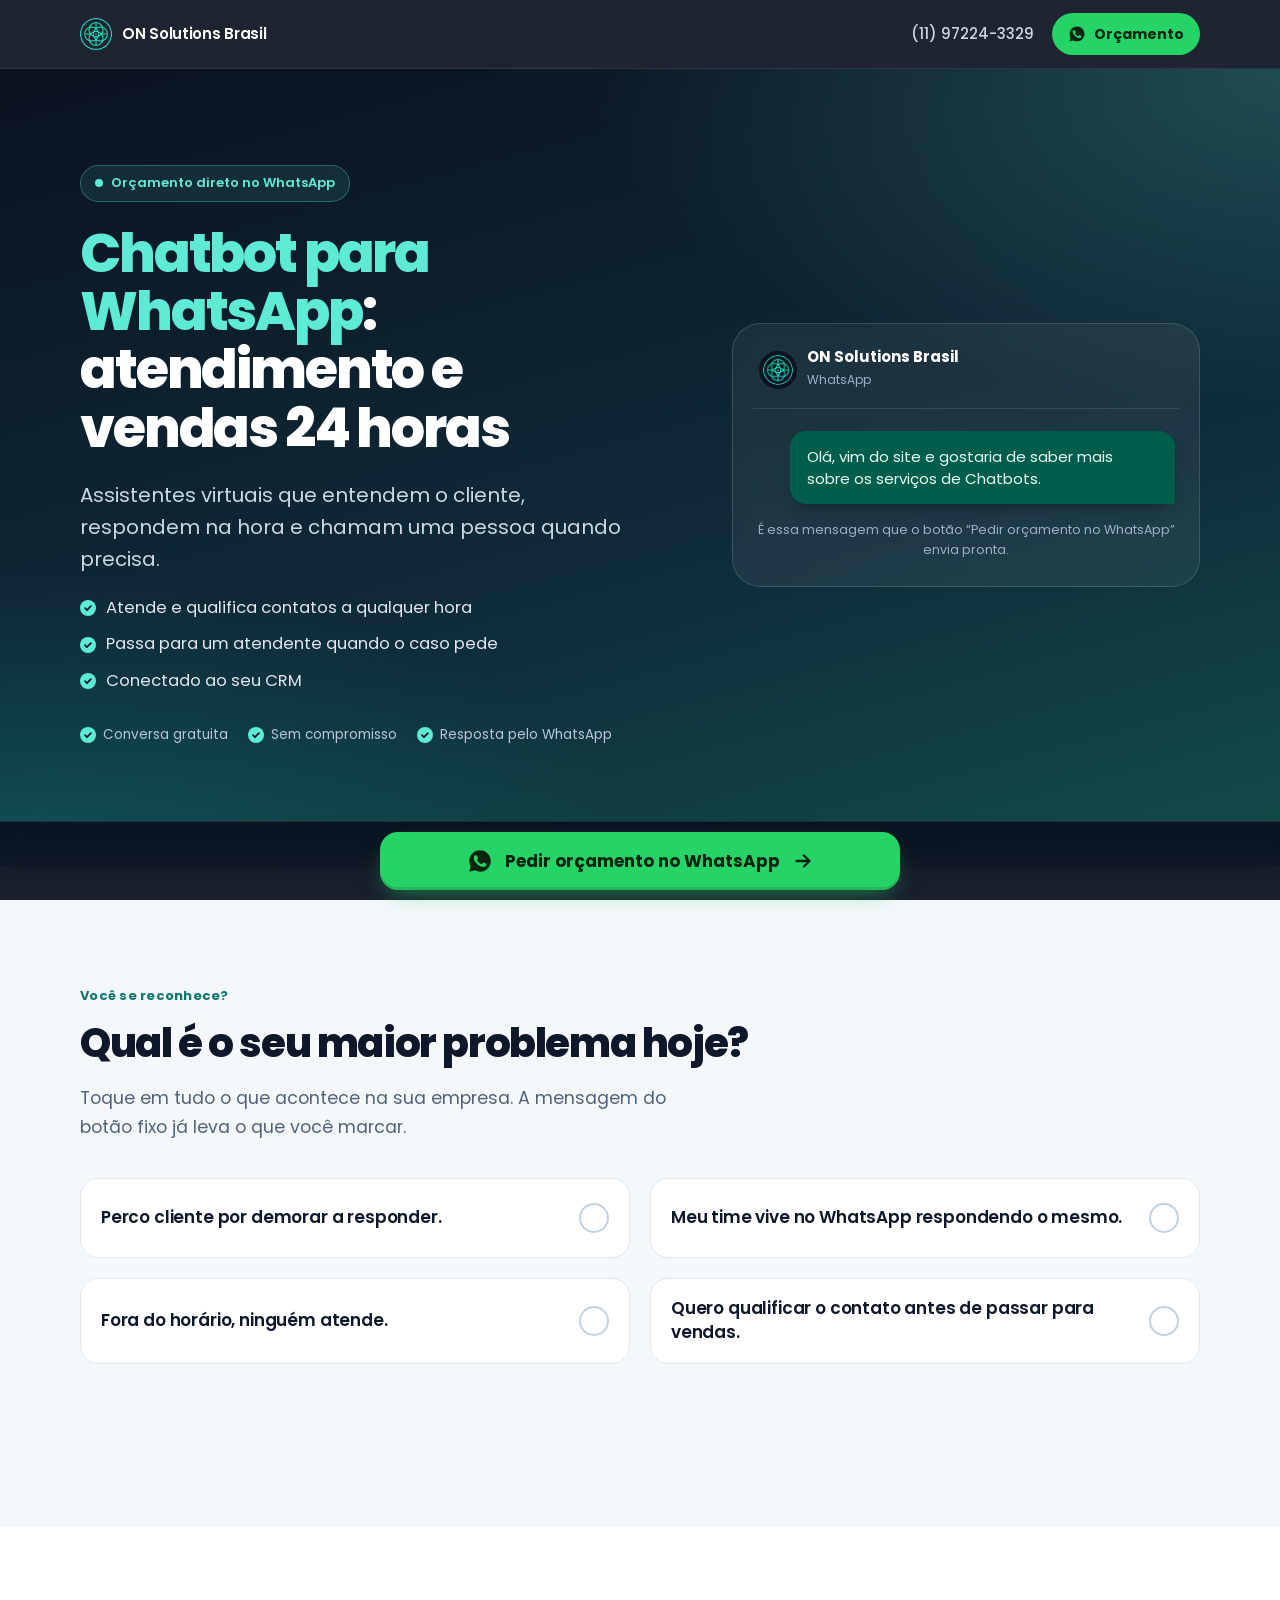
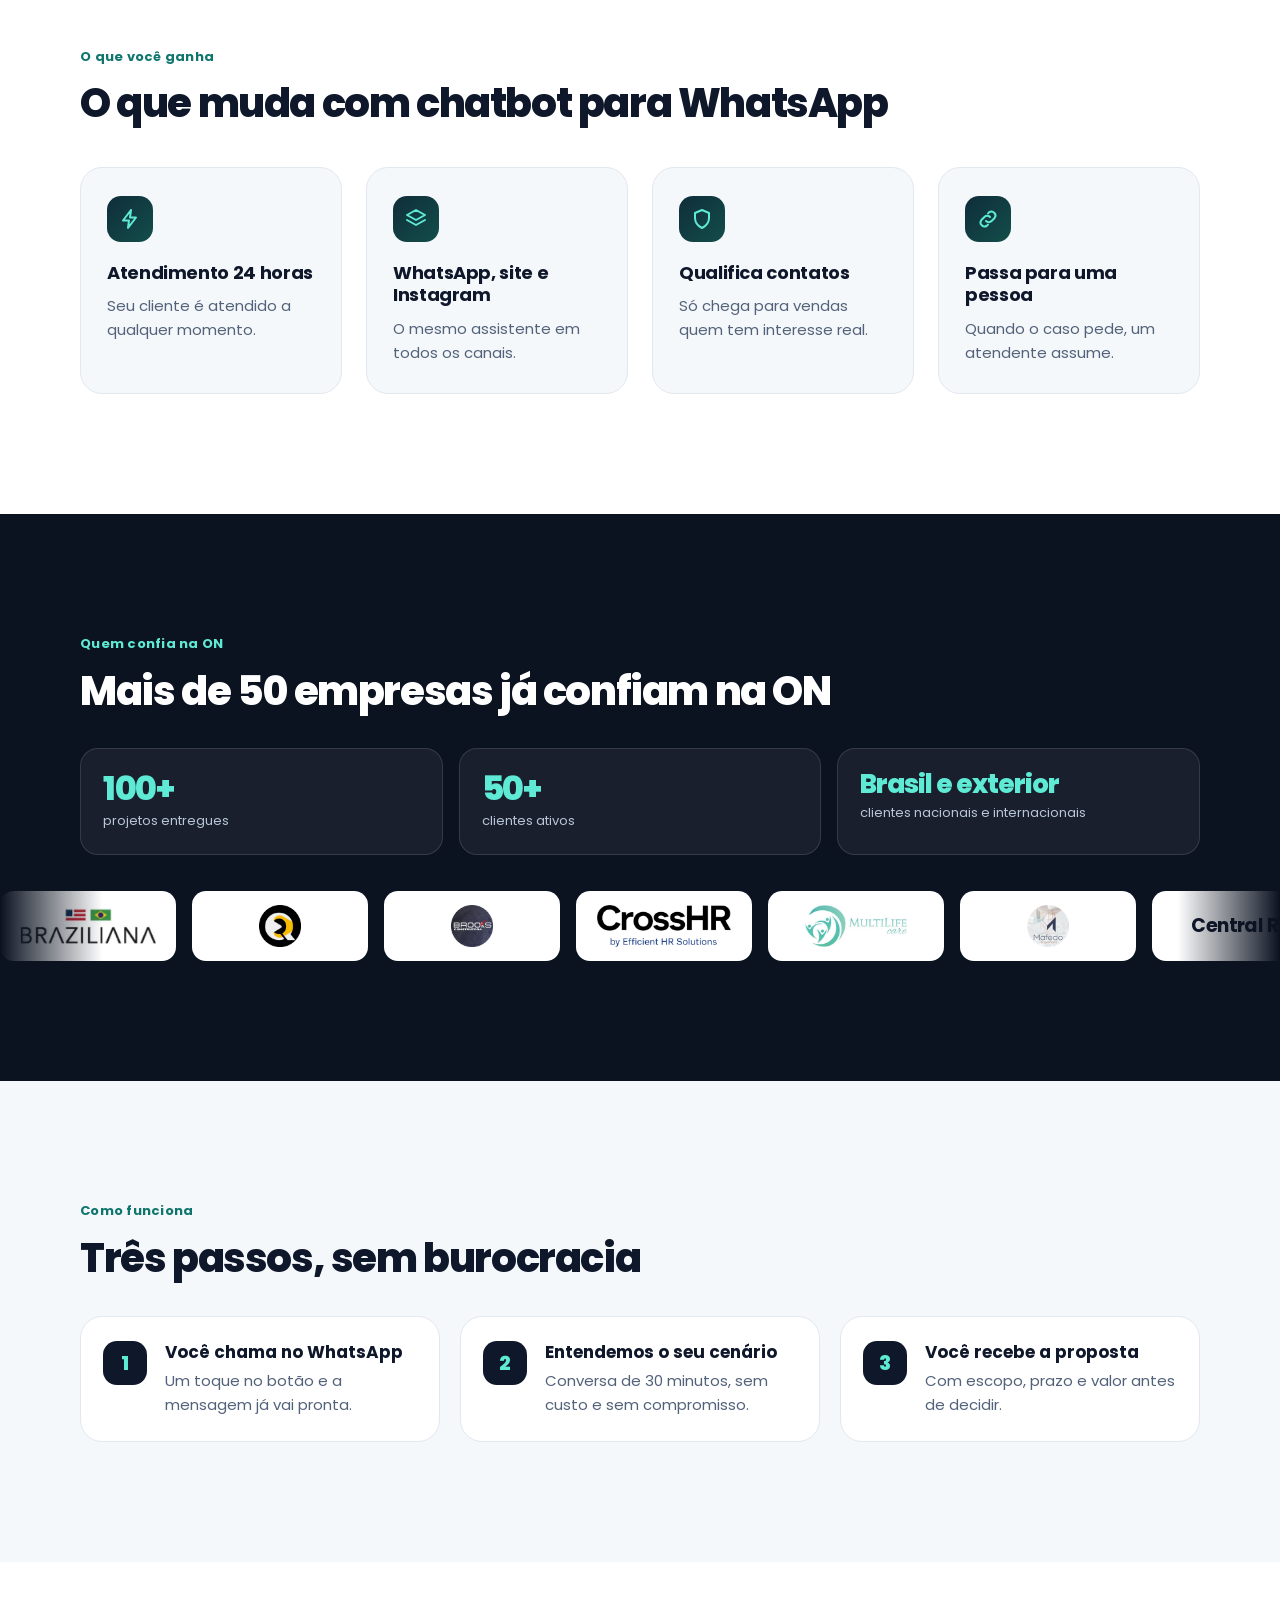
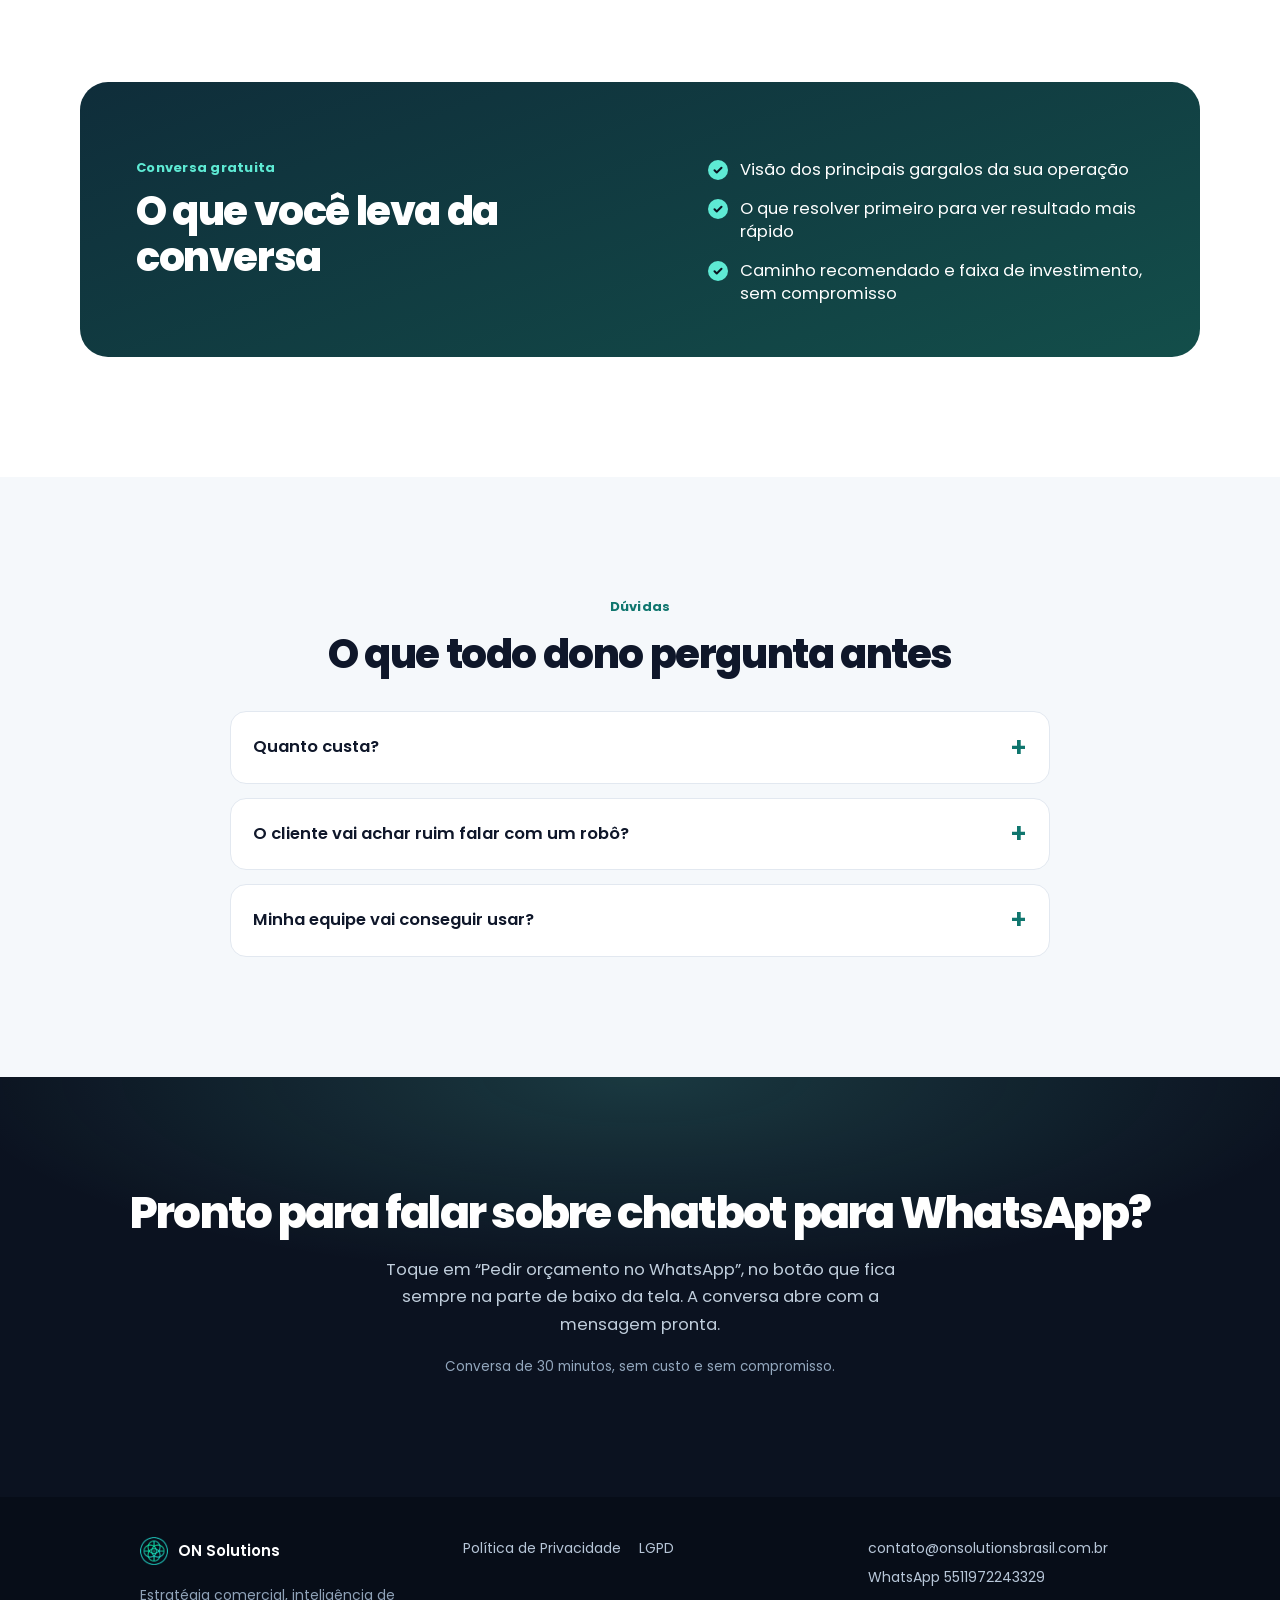
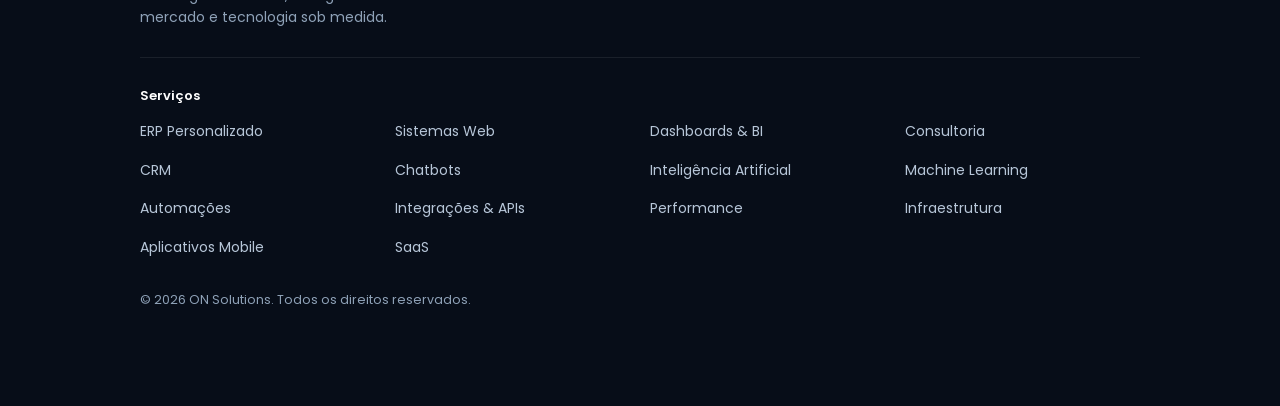
<file: index.html>
<!DOCTYPE html>
<html lang="pt-BR">
<head>
<meta charset="UTF-8">
<meta name="viewport" content="width=device-width, initial-scale=1, viewport-fit=cover">
<meta name="theme-color" content="#0B1220">
<title>Chatbot para WhatsApp | ON Solutions Brasil</title>
<meta name="description" content="Automatize o atendimento da sua empresa com soluções de chatbot para WhatsApp desenvolvidas pela ON Solutions Brasil.">
<meta name="robots" content="noindex,follow">
<link rel="canonical" href="https://onsolutionsbrasil.com.br/lp/chatbot-whatsapp/">
<link rel="icon" type="image/png" sizes="64x64" href="assets/img/on-logo.png">
<link rel="preconnect" href="https://fonts.googleapis.com">
<link rel="preconnect" href="https://fonts.gstatic.com" crossorigin>
<link href="https://fonts.googleapis.com/css2?family=Poppins:wght@400;500;600;700;800&display=swap" rel="stylesheet">
<link rel="stylesheet" href="css/styles.css">
<link rel="stylesheet" href="css/footer.css?v=1">
</head>
<body class="l2">
<header class="top"><div class="w top-in">
  <span class="brand"><img src="assets/img/on-logo.png" alt="ON Solutions Brasil" width="32" height="32"><span>ON Solutions<span class="br"> Brasil</span></span></span>
  <div class="top-r">
    <a class="top-phone" data-wa="Olá, vim do site e gostaria de saber mais sobre os serviços de Chatbots." data-pos="topo-telefone" data-wa-main href="#">(11) 97224-3329</a>
    <a class="top-btn" data-wa="Olá, vim do site e gostaria de saber mais sobre os serviços de Chatbots." data-pos="topo" data-wa-main href="#"><svg viewBox="0 0 24 24" aria-hidden="true"><path d="M12.04 2C6.58 2 2.13 6.45 2.13 11.91c0 1.75.46 3.45 1.32 4.95L2.05 22l5.25-1.38a9.9 9.9 0 0 0 4.74 1.21c5.46 0 9.91-4.45 9.91-9.91S17.5 2 12.04 2Zm5.8 14.1c-.25.69-1.45 1.32-2 1.37-.5.05-1.13.07-1.82-.11-.42-.13-.96-.31-1.65-.6-2.9-1.25-4.8-4.17-4.95-4.36-.14-.19-1.18-1.57-1.18-3s.75-2.13 1.02-2.42c.26-.29.57-.36.76-.36h.55c.18 0 .42-.07.65.5.25.58.83 2 .9 2.15.07.14.12.31.02.5-.09.19-.14.31-.28.48-.14.17-.3.37-.43.5-.14.14-.29.29-.12.58.17.29.74 1.22 1.59 1.97 1.09.97 2.01 1.27 2.3 1.41.29.14.46.12.63-.07.17-.19.72-.84.91-1.13.19-.29.38-.24.65-.14.26.1 1.67.79 1.96.93.29.14.48.22.55.34.07.12.07.7-.18 1.39Z"/></svg>Orçamento</a>
  </div>
</div></header>
<main class="view" data-kind="lp2" data-route="lp/chatbot-whatsapp" data-service="Chatbots" data-title="Chatbot Para WhatsApp | ON Solutions Brasil">
<section class="hero">
  <div class="w hero-grid">
    <div>
      <span class="badge"><i></i>Orçamento direto no WhatsApp</span>
      <h1 class="h"><mark>Chatbot para WhatsApp</mark>: atendimento e vendas 24 horas</h1>
      <p class="sub">Assistentes virtuais que entendem o cliente, respondem na hora e chamam uma pessoa quando precisa.</p>
      <ul class="points"><li>Atende e qualifica contatos a qualquer hora</li><li>Passa para um atendente quando o caso pede</li><li>Conectado ao seu CRM</li></ul>
      <div class="trust"><span>Conversa gratuita</span><span>Sem compromisso</span><span>Resposta pelo WhatsApp</span></div>
    </div>
    <div class="chat">
      <div class="chat-head"><img src="assets/img/on-logo.png" alt="ON Solutions Brasil" width="38" height="38"><div><b>ON Solutions Brasil</b><small>WhatsApp</small></div></div>
      <div class="chat-body">
        <div class="bubble" data-bubble>Olá, vim do site e gostaria de saber mais sobre os serviços de Chatbots.</div>
        <div class="chat-hint">É essa mensagem que o botão “Pedir orçamento no WhatsApp” envia pronta.</div>
      </div>
    </div>
  </div>
</section>
<section class="sec" id="dores">
  <div class="w">
    <div class="eyebrow">Você se reconhece?</div>
    <h2 class="t2">Qual é o seu maior problema hoje?</h2>
    <p class="lead2">Toque em tudo o que acontece na sua empresa. A mensagem do botão fixo já leva o que você marcar.</p>
    <div class="pains" role="group" aria-label="Seu maior desafio"><button type="button" class="pain" aria-pressed="false" data-q="Perco cliente por demorar a responder."><span class="qt">Perco cliente por demorar a responder.</span><span class="ck"><svg viewBox="0 0 24 24" aria-hidden="true"><path d="M5 12.5l4.5 4.5L19 7.5"/></svg></span></button><button type="button" class="pain" aria-pressed="false" data-q="Meu time vive no WhatsApp respondendo o mesmo."><span class="qt">Meu time vive no WhatsApp respondendo o mesmo.</span><span class="ck"><svg viewBox="0 0 24 24" aria-hidden="true"><path d="M5 12.5l4.5 4.5L19 7.5"/></svg></span></button><button type="button" class="pain" aria-pressed="false" data-q="Fora do horário, ninguém atende."><span class="qt">Fora do horário, ninguém atende.</span><span class="ck"><svg viewBox="0 0 24 24" aria-hidden="true"><path d="M5 12.5l4.5 4.5L19 7.5"/></svg></span></button><button type="button" class="pain" aria-pressed="false" data-q="Quero qualificar o contato antes de passar para vendas."><span class="qt">Quero qualificar o contato antes de passar para vendas.</span><span class="ck"><svg viewBox="0 0 24 24" aria-hidden="true"><path d="M5 12.5l4.5 4.5L19 7.5"/></svg></span></button></div>
    <p class="pains-hint" aria-live="polite" data-hint></p>
  </div>
</section>
<section class="sec sec-w" id="beneficios">
  <div class="w">
    <div class="eyebrow">O que você ganha</div>
    <h2 class="t2">O que muda com chatbot para WhatsApp</h2>
    <div class="bens"><div class="ben"><div class="bi"><svg viewBox="0 0 24 24" aria-hidden="true"><path d="M13 3L5 13.5h6L10 21l8-10.5h-6z"/></svg></div><h3>Atendimento 24 horas</h3><p>Seu cliente é atendido a qualquer momento.</p></div><div class="ben"><div class="bi"><svg viewBox="0 0 24 24" aria-hidden="true"><path d="M12 3l9 5-9 5-9-5z"/><path d="M3 13l9 5 9-5"/></svg></div><h3>WhatsApp, site e Instagram</h3><p>O mesmo assistente em todos os canais.</p></div><div class="ben"><div class="bi"><svg viewBox="0 0 24 24" aria-hidden="true"><path d="M12 3l7 3v5c0 4.5-3 8-7 10-4-2-7-5.5-7-10V6z"/></svg></div><h3>Qualifica contatos</h3><p>Só chega para vendas quem tem interesse real.</p></div><div class="ben"><div class="bi"><svg viewBox="0 0 24 24" aria-hidden="true"><path d="M10 14a4 4 0 005.6 0l3-3a4 4 0 00-5.6-5.6l-1 1"/><path d="M14 10a4 4 0 00-5.6 0l-3 3a4 4 0 005.6 5.6l1-1"/></svg></div><h3>Passa para uma pessoa</h3><p>Quando o caso pede, um atendente assume.</p></div></div>
  </div>
</section>
<section class="sec proof" id="clientes">
  <div class="w">
    <div class="eyebrow">Quem confia na ON</div>
    <h2 class="t2">Mais de 50 empresas já confiam na ON</h2>
    <div class="stats">
      <div class="stat"><b>100+</b><span>projetos entregues</span></div>
      <div class="stat"><b>50+</b><span>clientes ativos</span></div>
      <div class="stat wide"><b>Brasil e exterior</b><span>clientes nacionais e internacionais</span></div>
    </div>
  </div>
  <div class="marq marquee" data-marquee aria-label="Clientes da ON Solutions"><div class="track" data-track><div class="chip"><img src="[data-uri]" alt="Logo Braziliana" decoding="async"></div><div class="chip"><img src="[data-uri]" alt="Logo Quatri Automação" decoding="async"></div><div class="chip"><img src="[data-uri]" alt="Logo Brooks Construtora" decoding="async"></div><div class="chip"><img src="[data-uri]" alt="Logo CrossHR" decoding="async"></div><div class="chip"><img src="[data-uri]" alt="Logo MultiLife Care" decoding="async"></div><div class="chip"><img src="[data-uri]" alt="Logo Mafedo Engenharia" decoding="async"></div><div class="chip"><span class="wm">Central RZ</span></div></div></div>
</section>
<section class="sec" id="como-funciona">
  <div class="w">
    <div class="eyebrow">Como funciona</div>
    <h2 class="t2">Três passos, sem burocracia</h2>
    <div class="steps2"><div class="st"><div class="n">1</div><div><b>Você chama no WhatsApp</b><p>Um toque no botão e a mensagem já vai pronta.</p></div></div><div class="st"><div class="n">2</div><div><b>Entendemos o seu cenário</b><p>Conversa de 30 minutos, sem custo e sem compromisso.</p></div></div><div class="st"><div class="n">3</div><div><b>Você recebe a proposta</b><p>Com escopo, prazo e valor antes de decidir.</p></div></div></div>
  </div>
</section>
<section class="sec sec-w" id="oferta">
  <div class="w">
    <div class="offer">
      <div>
        <div class="eyebrow" style="color:var(--mint)">Conversa gratuita</div>
        <h2 class="t2">O que você leva da conversa</h2>
      </div>
      <ul>
        <li>Visão dos principais gargalos da sua operação</li>
        <li>O que resolver primeiro para ver resultado mais rápido</li>
        <li>Caminho recomendado e faixa de investimento, sem compromisso</li>
      </ul>
    </div>
  </div>
</section>
<section class="sec" id="duvidas">
  <div class="w">
    <div class="eyebrow">Dúvidas</div>
    <h2 class="t2">O que todo dono pergunta antes</h2>
    <div class="faq"><details><summary>Quanto custa?</summary><p>Depende do que a sua empresa precisa. Na conversa gratuita entendemos o seu cenário e você recebe uma proposta com escopo, prazo e valor antes de decidir.</p></details><details><summary>O cliente vai achar ruim falar com um robô?</summary><p>Você decide como o assistente se apresenta. Quando o caso pede, ele passa a conversa para uma pessoa da sua equipe.</p></details><details><summary>Minha equipe vai conseguir usar?</summary><p>A solução é desenhada em cima da rotina que sua equipe já tem, e não o contrário. Treinamos o time e acompanhamos o início de uso até todo mundo estar seguro.</p></details></div>
  </div>
</section>
<section class="final" id="conversa">
  <div class="w">
    <h2 class="h2 final-t">Pronto para falar sobre chatbot para WhatsApp?</h2>
    <p class="lead3">Toque em “Pedir orçamento no WhatsApp”, no botão que fica sempre na parte de baixo da tela. A conversa abre com a mensagem pronta.</p>
    <p class="note">Conversa de 30 minutos, sem custo e sem compromisso.</p>
  </div>
</section>
</main>
<footer class="lf"><div class="lf-w">
  <div class="lf-top">
    <div class="lf-brand">
      <a class="lf-logo" href="index.html"><img src="assets/img/on-logo.png" alt="" width="28" height="28"><span>ON Solutions</span></a>
      <p>Estratégia comercial, inteligência de mercado e tecnologia sob medida.</p>
    </div>
    <nav class="lf-links" aria-label="Links legais"><a href="politica-de-privacidade.html">Política de Privacidade</a><a href="lgpd.html">LGPD</a></nav>
    <div class="lf-contact">
      <a href="mailto:contato@onsolutionsbrasil.com.br">contato@onsolutionsbrasil.com.br</a>
      <a href="https://wa.me/5511972243329" target="_blank" rel="noopener">WhatsApp 5511972243329</a>
    </div>
  </div>
  <div class="lf-services">
    <h2>Serviços</h2>
    <ul>
      <li>ERP Personalizado</li><li>Sistemas Web</li><li>Dashboards &amp; BI</li><li>Consultoria</li>
      <li>CRM</li><li><a href="index.html">Chatbots</a></li><li>Inteligência Artificial</li><li>Machine Learning</li>
      <li>Automações</li><li>Integrações &amp; APIs</li><li>Performance</li><li>Infraestrutura</li>
      <li>Aplicativos Mobile</li><li>SaaS</li>
    </ul>
  </div>
  <p class="lf-copy">© 2026 ON Solutions. Todos os direitos reservados.</p>
</div></footer>
<div class="sticky"><a class="cta" data-wa="Olá, vim do site e gostaria de saber mais sobre os serviços de Chatbots." data-pos="barra-fixa" data-wa-main href="#"><svg viewBox="0 0 24 24" aria-hidden="true"><path d="M12.04 2C6.58 2 2.13 6.45 2.13 11.91c0 1.75.46 3.45 1.32 4.95L2.05 22l5.25-1.38a9.9 9.9 0 0 0 4.74 1.21c5.46 0 9.91-4.45 9.91-9.91S17.5 2 12.04 2Zm5.8 14.1c-.25.69-1.45 1.32-2 1.37-.5.05-1.13.07-1.82-.11-.42-.13-.96-.31-1.65-.6-2.9-1.25-4.8-4.17-4.95-4.36-.14-.19-1.18-1.57-1.18-3s.75-2.13 1.02-2.42c.26-.29.57-.36.76-.36h.55c.18 0 .42-.07.65.5.25.58.83 2 .9 2.15.07.14.12.31.02.5-.09.19-.14.31-.28.48-.14.17-.3.37-.43.5-.14.14-.29.29-.12.58.17.29.74 1.22 1.59 1.97 1.09.97 2.01 1.27 2.3 1.41.29.14.46.12.63-.07.17-.19.72-.84.91-1.13.19-.29.38-.24.65-.14.26.1 1.67.79 1.96.93.29.14.48.22.55.34.07.12.07.7-.18 1.39Z"/></svg><span>Pedir orçamento no WhatsApp</span><svg class="arr" viewBox="0 0 24 24" aria-hidden="true"><path d="M5 12h14M13 6l6 6-6 6"/></svg></a></div>
<script src="js/main.js" defer></script>
</body>
</html>
</file>
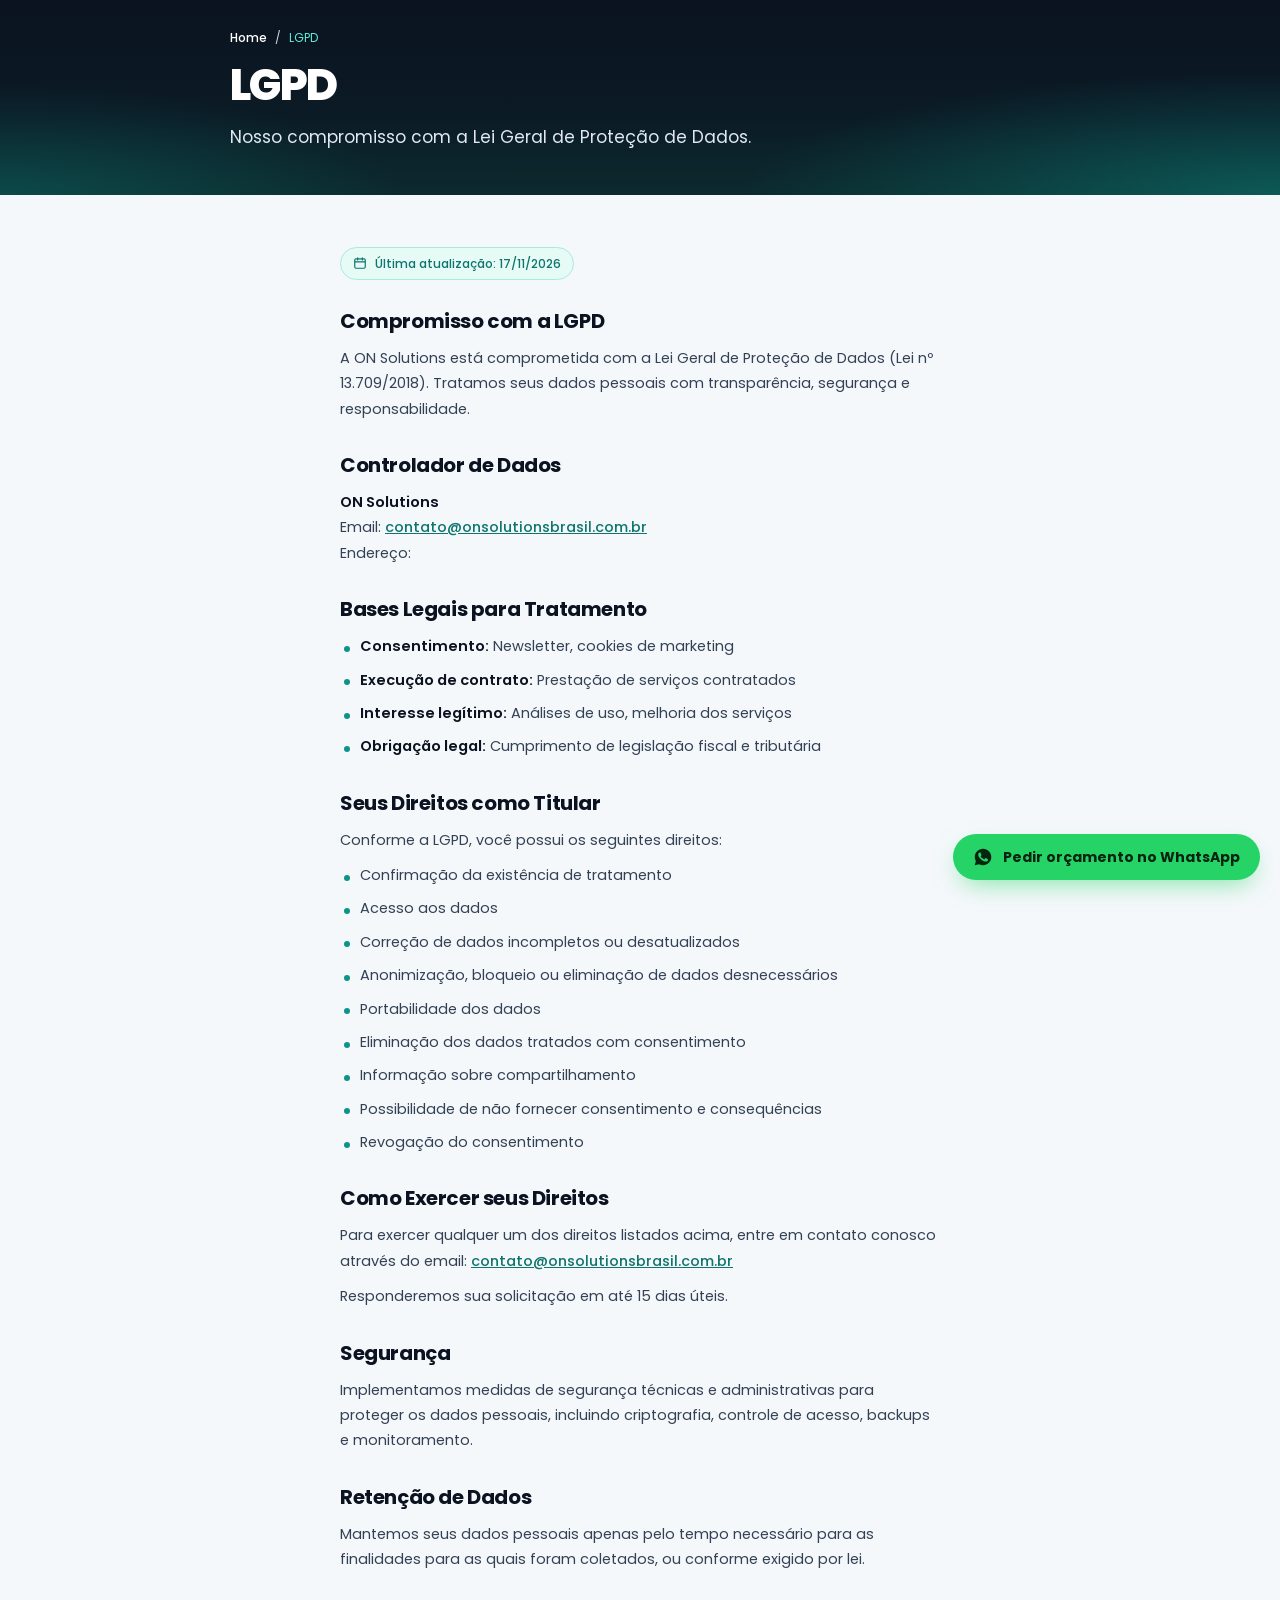
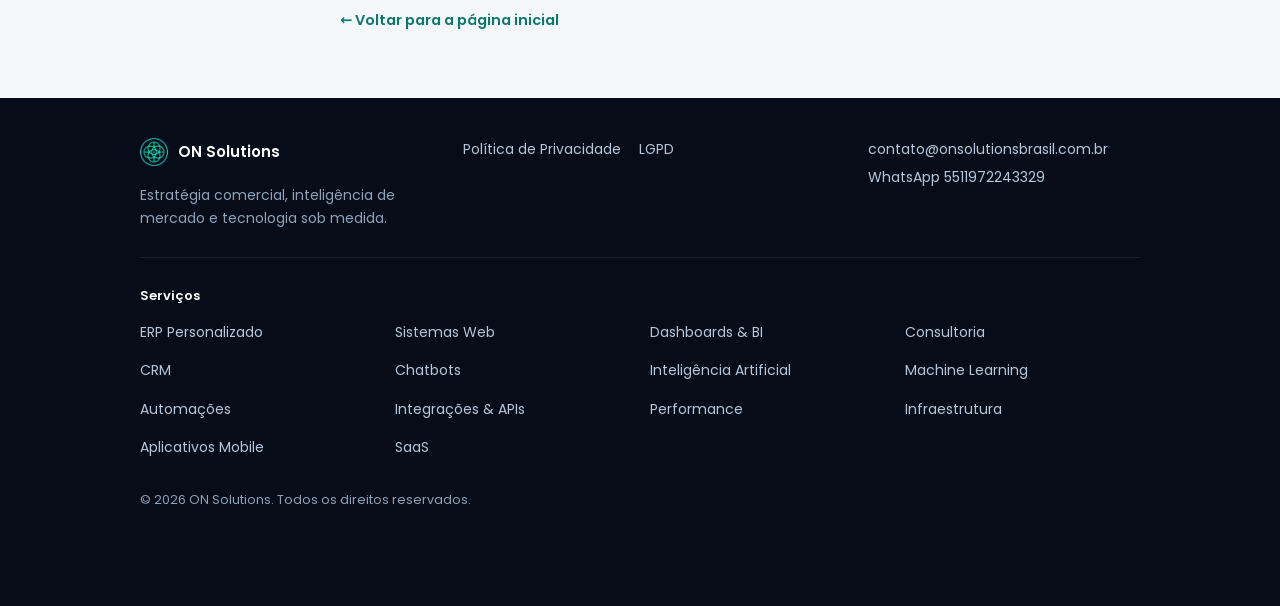
<file: lgpd.html>
<!DOCTYPE html>
<html lang="pt-BR">
<head>
<meta charset="UTF-8">
<meta name="viewport" content="width=device-width, initial-scale=1, viewport-fit=cover">
<meta name="theme-color" content="#0B1220">
<title>LGPD | ON Solutions Brasil</title>
<meta name="robots" content="noindex,follow">
<link rel="icon" type="image/png" sizes="64x64" href="assets/img/on-logo.png">
<link rel="preconnect" href="https://fonts.googleapis.com">
<link rel="preconnect" href="https://fonts.gstatic.com" crossorigin>
<link href="https://fonts.googleapis.com/css2?family=Poppins:wght@400;500;600;700;800&display=swap" rel="stylesheet">
<link rel="stylesheet" href="css/styles.css">
<link rel="stylesheet" href="css/footer.css?v=1">
<link rel="stylesheet" href="css/legal.css?v=2">
</head>
<body>
<header class="legal-hero"><div class="legal-wrap">
  <nav class="crumb" aria-label="Navegação"><a href="index.html">Home</a><span aria-hidden="true">/</span><span aria-current="page">LGPD</span></nav>
  <h1>LGPD</h1>
  <p>Nosso compromisso com a Lei Geral de Proteção de Dados.</p>
</div></header>

<main class="legal-main"><article class="legal-body">
  <div class="legal-date"><svg width="14" height="14" viewBox="0 0 24 24" fill="none" stroke="currentColor" stroke-width="2" aria-hidden="true"><rect x="3" y="5" width="18" height="16" rx="2"/><path d="M16 3v4M8 3v4M3 10h18"/></svg><span>Última atualização: 17/11/2026</span></div>
  <section>
    <h2>Compromisso com a LGPD</h2>
    <p>A ON Solutions está comprometida com a Lei Geral de Proteção de Dados (Lei nº 13.709/2018). Tratamos seus dados pessoais com transparência, segurança e responsabilidade.</p>
  </section>
  <section>
    <h2>Controlador de Dados</h2>
    <p><strong>ON Solutions</strong><br>Email: <a href="mailto:contato@onsolutionsbrasil.com.br">contato@onsolutionsbrasil.com.br</a><br>Endereço:</p>
  </section>
  <section>
    <h2>Bases Legais para Tratamento</h2>
    <ul>
      <li><strong>Consentimento:</strong> Newsletter, cookies de marketing</li>
      <li><strong>Execução de contrato:</strong> Prestação de serviços contratados</li>
      <li><strong>Interesse legítimo:</strong> Análises de uso, melhoria dos serviços</li>
      <li><strong>Obrigação legal:</strong> Cumprimento de legislação fiscal e tributária</li>
    </ul>
  </section>
  <section>
    <h2>Seus Direitos como Titular</h2>
    <p>Conforme a LGPD, você possui os seguintes direitos:</p>
    <ul>
      <li>Confirmação da existência de tratamento</li>
      <li>Acesso aos dados</li>
      <li>Correção de dados incompletos ou desatualizados</li>
      <li>Anonimização, bloqueio ou eliminação de dados desnecessários</li>
      <li>Portabilidade dos dados</li>
      <li>Eliminação dos dados tratados com consentimento</li>
      <li>Informação sobre compartilhamento</li>
      <li>Possibilidade de não fornecer consentimento e consequências</li>
      <li>Revogação do consentimento</li>
    </ul>
  </section>
  <section>
    <h2>Como Exercer seus Direitos</h2>
    <p>Para exercer qualquer um dos direitos listados acima, entre em contato conosco através do email: <a href="mailto:contato@onsolutionsbrasil.com.br">contato@onsolutionsbrasil.com.br</a></p>
    <p>Responderemos sua solicitação em até 15 dias úteis.</p>
  </section>
  <section>
    <h2>Segurança</h2>
    <p>Implementamos medidas de segurança técnicas e administrativas para proteger os dados pessoais, incluindo criptografia, controle de acesso, backups e monitoramento.</p>
  </section>
  <section>
    <h2>Retenção de Dados</h2>
    <p>Mantemos seus dados pessoais apenas pelo tempo necessário para as finalidades para as quais foram coletados, ou conforme exigido por lei.</p>
  </section>
  <p class="legal-back"><a href="index.html">&larr; Voltar para a página inicial</a></p>
</article></main>

<footer class="lf"><div class="lf-w">
  <div class="lf-top">
    <div class="lf-brand">
      <a class="lf-logo" href="index.html"><img src="assets/img/on-logo.png" alt="" width="28" height="28"><span>ON Solutions</span></a>
      <p>Estratégia comercial, inteligência de mercado e tecnologia sob medida.</p>
    </div>
    <nav class="lf-links" aria-label="Links legais"><a href="politica-de-privacidade.html">Política de Privacidade</a><a href="lgpd.html">LGPD</a></nav>
    <div class="lf-contact">
      <a href="mailto:contato@onsolutionsbrasil.com.br">contato@onsolutionsbrasil.com.br</a>
      <a href="https://wa.me/5511972243329" target="_blank" rel="noopener">WhatsApp 5511972243329</a>
    </div>
  </div>
  <div class="lf-services">
    <h2>Serviços</h2>
    <ul>
      <li>ERP Personalizado</li><li>Sistemas Web</li><li>Dashboards &amp; BI</li><li>Consultoria</li>
      <li>CRM</li><li><a href="index.html">Chatbots</a></li><li>Inteligência Artificial</li><li>Machine Learning</li>
      <li>Automações</li><li>Integrações &amp; APIs</li><li>Performance</li><li>Infraestrutura</li>
      <li>Aplicativos Mobile</li><li>SaaS</li>
    </ul>
  </div>
  <p class="lf-copy">© 2026 ON Solutions. Todos os direitos reservados.</p>
</div></footer>

<a class="legal-wa" href="https://wa.me/5511972243329?text=Ol%C3%A1%2C%20vim%20do%20site%20e%20gostaria%20de%20saber%20mais%20sobre%20os%20servi%C3%A7os%20de%20Chatbots." target="_blank" rel="noopener"><svg width="20" height="20" viewBox="0 0 24 24" aria-hidden="true"><path d="M12.04 2C6.58 2 2.13 6.45 2.13 11.91c0 1.75.46 3.45 1.32 4.95L2.05 22l5.25-1.38a9.9 9.9 0 0 0 4.74 1.21c5.46 0 9.91-4.45 9.91-9.91S17.5 2 12.04 2Zm5.8 14.1c-.25.69-1.45 1.32-2 1.37-.5.05-1.13.07-1.82-.11-.42-.13-.96-.31-1.65-.6-2.9-1.25-4.8-4.17-4.95-4.36-.14-.19-1.18-1.57-1.18-3s.75-2.13 1.02-2.42c.26-.29.57-.36.76-.36h.55c.18 0 .42-.07.65.5.25.58.83 2 .9 2.15.07.14.12.31.02.5-.09.19-.14.31-.28.48-.14.17-.3.37-.43.5-.14.14-.29.29-.12.58.17.29.74 1.22 1.59 1.97 1.09.97 2.01 1.27 2.3 1.41.29.14.46.12.63-.07.17-.19.72-.84.91-1.13.19-.29.38-.24.65-.14.26.1 1.67.79 1.96.93.29.14.48.22.55.34.07.12.07.7-.18 1.39Z"/></svg><span>Pedir orçamento no WhatsApp</span></a>
</body>
</html>
</file>
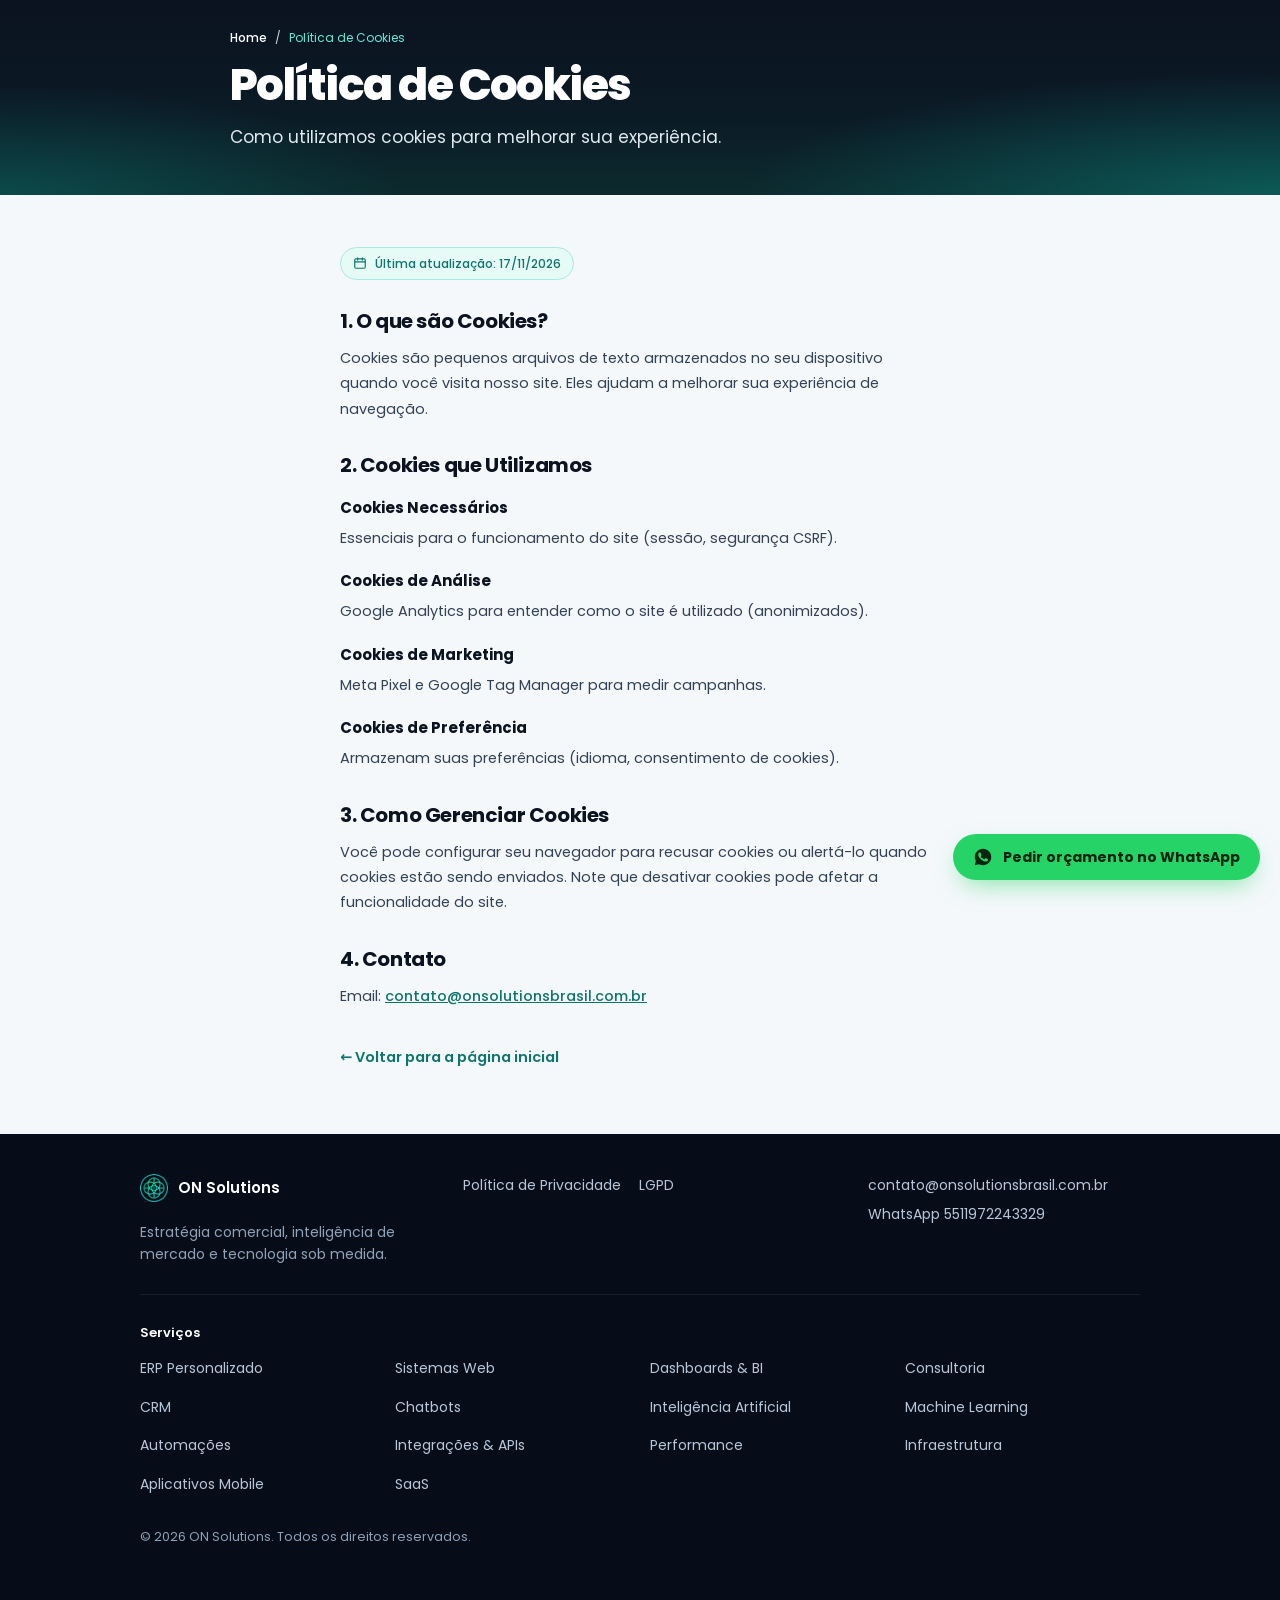
<file: politica-de-cookies.html>
<!DOCTYPE html>
<html lang="pt-BR">
<head>
<meta charset="UTF-8">
<meta name="viewport" content="width=device-width, initial-scale=1, viewport-fit=cover">
<meta name="theme-color" content="#0B1220">
<title>Política de Cookies | ON Solutions Brasil</title>
<meta name="robots" content="noindex,follow">
<link rel="icon" type="image/png" sizes="64x64" href="assets/img/on-logo.png">
<link rel="preconnect" href="https://fonts.googleapis.com">
<link rel="preconnect" href="https://fonts.gstatic.com" crossorigin>
<link href="https://fonts.googleapis.com/css2?family=Poppins:wght@400;500;600;700;800&display=swap" rel="stylesheet">
<link rel="stylesheet" href="css/styles.css">
<link rel="stylesheet" href="css/footer.css?v=1">
<link rel="stylesheet" href="css/legal.css?v=2">
</head>
<body>
<header class="legal-hero"><div class="legal-wrap">
  <nav class="crumb" aria-label="Navegação"><a href="index.html">Home</a><span aria-hidden="true">/</span><span aria-current="page">Política de Cookies</span></nav>
  <h1>Política de Cookies</h1>
  <p>Como utilizamos cookies para melhorar sua experiência.</p>
</div></header>

<main class="legal-main"><article class="legal-body">
  <div class="legal-date"><svg width="14" height="14" viewBox="0 0 24 24" fill="none" stroke="currentColor" stroke-width="2" aria-hidden="true"><rect x="3" y="5" width="18" height="16" rx="2"/><path d="M16 3v4M8 3v4M3 10h18"/></svg><span>Última atualização: 17/11/2026</span></div>
  <section>
    <h2>1. O que são Cookies?</h2>
    <p>Cookies são pequenos arquivos de texto armazenados no seu dispositivo quando você visita nosso site. Eles ajudam a melhorar sua experiência de navegação.</p>
  </section>
  <section>
    <h2>2. Cookies que Utilizamos</h2>
    <h3>Cookies Necessários</h3>
    <p>Essenciais para o funcionamento do site (sessão, segurança CSRF).</p>
    <h3>Cookies de Análise</h3>
    <p>Google Analytics para entender como o site é utilizado (anonimizados).</p>
    <h3>Cookies de Marketing</h3>
    <p>Meta Pixel e Google Tag Manager para medir campanhas.</p>
    <h3>Cookies de Preferência</h3>
    <p>Armazenam suas preferências (idioma, consentimento de cookies).</p>
  </section>
  <section>
    <h2>3. Como Gerenciar Cookies</h2>
    <p>Você pode configurar seu navegador para recusar cookies ou alertá-lo quando cookies estão sendo enviados. Note que desativar cookies pode afetar a funcionalidade do site.</p>
  </section>
  <section>
    <h2>4. Contato</h2>
    <p>Email: <a href="mailto:contato@onsolutionsbrasil.com.br">contato@onsolutionsbrasil.com.br</a></p>
  </section>
  <p class="legal-back"><a href="index.html">&larr; Voltar para a página inicial</a></p>
</article></main>

<footer class="lf"><div class="lf-w">
  <div class="lf-top">
    <div class="lf-brand">
      <a class="lf-logo" href="index.html"><img src="assets/img/on-logo.png" alt="" width="28" height="28"><span>ON Solutions</span></a>
      <p>Estratégia comercial, inteligência de mercado e tecnologia sob medida.</p>
    </div>
    <nav class="lf-links" aria-label="Links legais"><a href="politica-de-privacidade.html">Política de Privacidade</a><a href="lgpd.html">LGPD</a></nav>
    <div class="lf-contact">
      <a href="mailto:contato@onsolutionsbrasil.com.br">contato@onsolutionsbrasil.com.br</a>
      <a href="https://wa.me/5511972243329" target="_blank" rel="noopener">WhatsApp 5511972243329</a>
    </div>
  </div>
  <div class="lf-services">
    <h2>Serviços</h2>
    <ul>
      <li>ERP Personalizado</li><li>Sistemas Web</li><li>Dashboards &amp; BI</li><li>Consultoria</li>
      <li>CRM</li><li><a href="index.html">Chatbots</a></li><li>Inteligência Artificial</li><li>Machine Learning</li>
      <li>Automações</li><li>Integrações &amp; APIs</li><li>Performance</li><li>Infraestrutura</li>
      <li>Aplicativos Mobile</li><li>SaaS</li>
    </ul>
  </div>
  <p class="lf-copy">© 2026 ON Solutions. Todos os direitos reservados.</p>
</div></footer>

<a class="legal-wa" href="https://wa.me/5511972243329?text=Ol%C3%A1%2C%20vim%20do%20site%20e%20gostaria%20de%20saber%20mais%20sobre%20os%20servi%C3%A7os%20de%20Chatbots." target="_blank" rel="noopener"><svg width="20" height="20" viewBox="0 0 24 24" aria-hidden="true"><path d="M12.04 2C6.58 2 2.13 6.45 2.13 11.91c0 1.75.46 3.45 1.32 4.95L2.05 22l5.25-1.38a9.9 9.9 0 0 0 4.74 1.21c5.46 0 9.91-4.45 9.91-9.91S17.5 2 12.04 2Zm5.8 14.1c-.25.69-1.45 1.32-2 1.37-.5.05-1.13.07-1.82-.11-.42-.13-.96-.31-1.65-.6-2.9-1.25-4.8-4.17-4.95-4.36-.14-.19-1.18-1.57-1.18-3s.75-2.13 1.02-2.42c.26-.29.57-.36.76-.36h.55c.18 0 .42-.07.65.5.25.58.83 2 .9 2.15.07.14.12.31.02.5-.09.19-.14.31-.28.48-.14.17-.3.37-.43.5-.14.14-.29.29-.12.58.17.29.74 1.22 1.59 1.97 1.09.97 2.01 1.27 2.3 1.41.29.14.46.12.63-.07.17-.19.72-.84.91-1.13.19-.29.38-.24.65-.14.26.1 1.67.79 1.96.93.29.14.48.22.55.34.07.12.07.7-.18 1.39Z"/></svg><span>Pedir orçamento no WhatsApp</span></a>
</body>
</html>
</file>
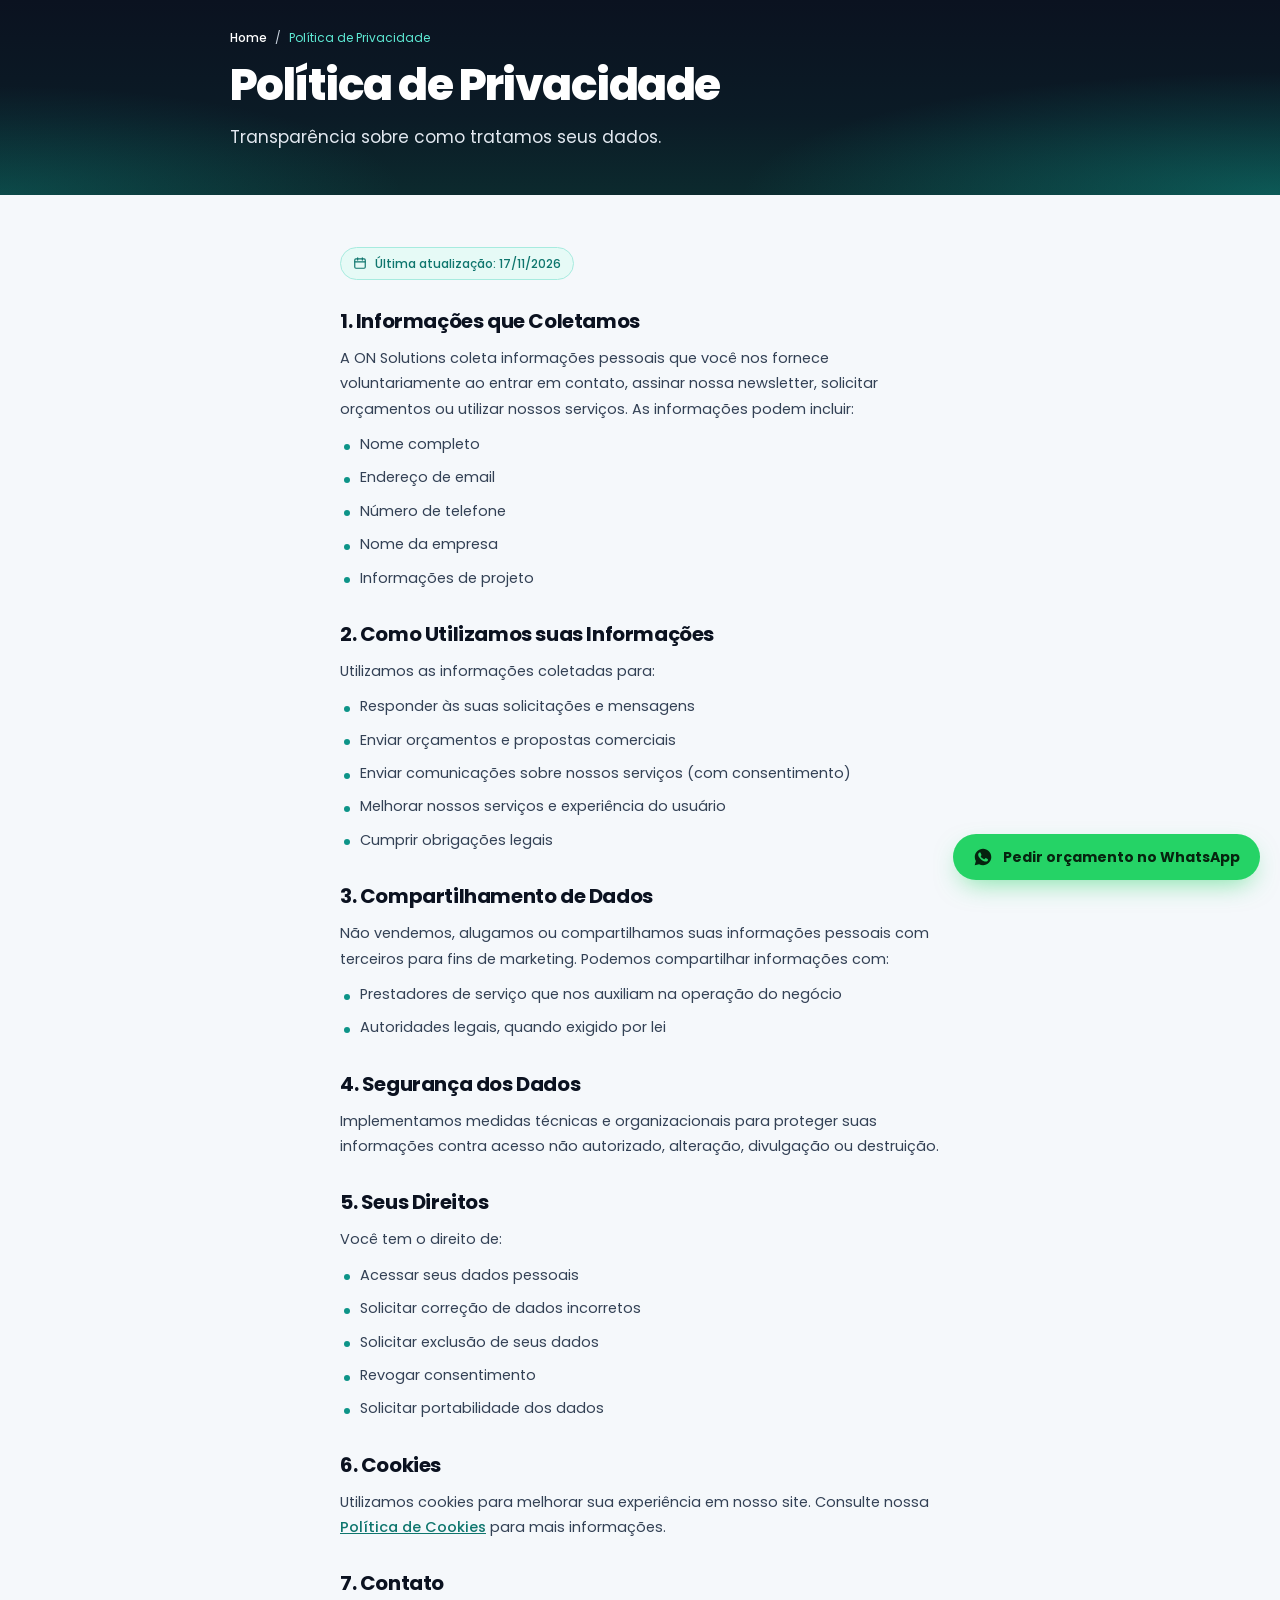
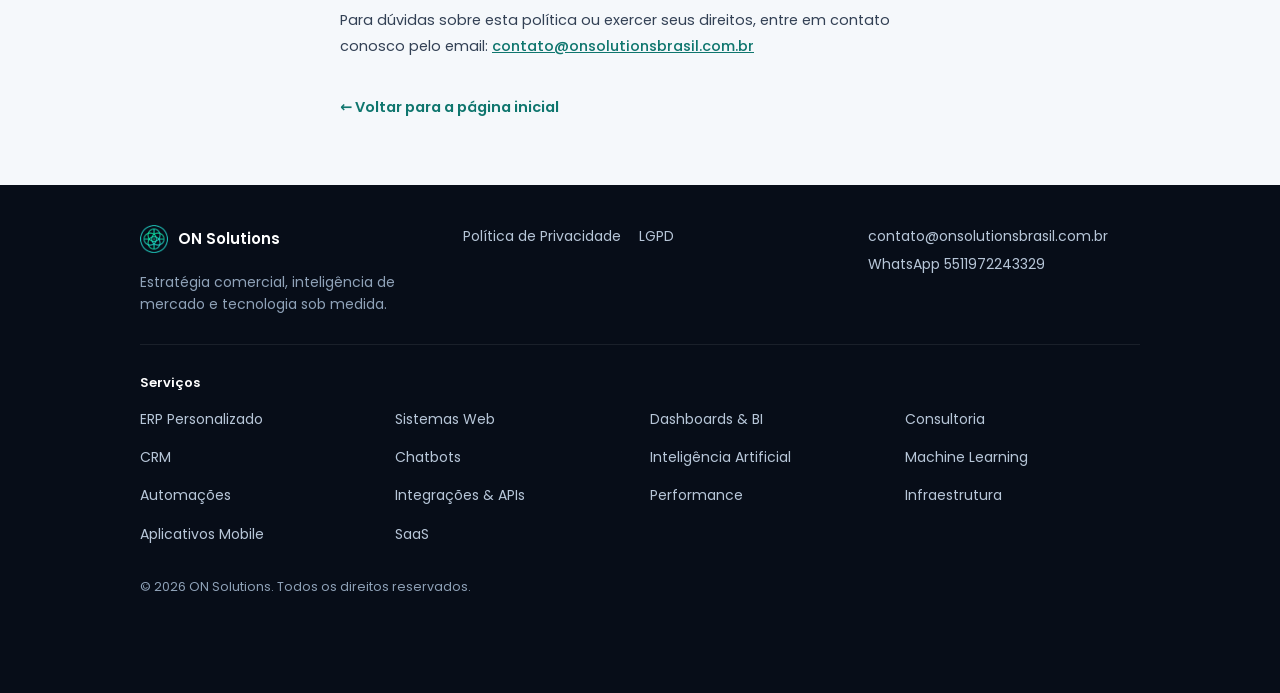
<file: politica-de-privacidade.html>
<!DOCTYPE html>
<html lang="pt-BR">
<head>
<meta charset="UTF-8">
<meta name="viewport" content="width=device-width, initial-scale=1, viewport-fit=cover">
<meta name="theme-color" content="#0B1220">
<title>Política de Privacidade | ON Solutions Brasil</title>
<meta name="robots" content="noindex,follow">
<link rel="icon" type="image/png" sizes="64x64" href="assets/img/on-logo.png">
<link rel="preconnect" href="https://fonts.googleapis.com">
<link rel="preconnect" href="https://fonts.gstatic.com" crossorigin>
<link href="https://fonts.googleapis.com/css2?family=Poppins:wght@400;500;600;700;800&display=swap" rel="stylesheet">
<link rel="stylesheet" href="css/styles.css">
<link rel="stylesheet" href="css/footer.css?v=1">
<link rel="stylesheet" href="css/legal.css?v=2">
</head>
<body>
<header class="legal-hero"><div class="legal-wrap">
  <nav class="crumb" aria-label="Navegação"><a href="index.html">Home</a><span aria-hidden="true">/</span><span aria-current="page">Política de Privacidade</span></nav>
  <h1>Política de Privacidade</h1>
  <p>Transparência sobre como tratamos seus dados.</p>
</div></header>

<main class="legal-main"><article class="legal-body">
  <div class="legal-date"><svg width="14" height="14" viewBox="0 0 24 24" fill="none" stroke="currentColor" stroke-width="2" aria-hidden="true"><rect x="3" y="5" width="18" height="16" rx="2"/><path d="M16 3v4M8 3v4M3 10h18"/></svg><span>Última atualização: 17/11/2026</span></div>
  <section>
    <h2>1. Informações que Coletamos</h2>
    <p>A ON Solutions coleta informações pessoais que você nos fornece voluntariamente ao entrar em contato, assinar nossa newsletter, solicitar orçamentos ou utilizar nossos serviços. As informações podem incluir:</p>
    <ul>
      <li>Nome completo</li>
      <li>Endereço de email</li>
      <li>Número de telefone</li>
      <li>Nome da empresa</li>
      <li>Informações de projeto</li>
    </ul>
  </section>
  <section>
    <h2>2. Como Utilizamos suas Informações</h2>
    <p>Utilizamos as informações coletadas para:</p>
    <ul>
      <li>Responder às suas solicitações e mensagens</li>
      <li>Enviar orçamentos e propostas comerciais</li>
      <li>Enviar comunicações sobre nossos serviços (com consentimento)</li>
      <li>Melhorar nossos serviços e experiência do usuário</li>
      <li>Cumprir obrigações legais</li>
    </ul>
  </section>
  <section>
    <h2>3. Compartilhamento de Dados</h2>
    <p>Não vendemos, alugamos ou compartilhamos suas informações pessoais com terceiros para fins de marketing. Podemos compartilhar informações com:</p>
    <ul>
      <li>Prestadores de serviço que nos auxiliam na operação do negócio</li>
      <li>Autoridades legais, quando exigido por lei</li>
    </ul>
  </section>
  <section>
    <h2>4. Segurança dos Dados</h2>
    <p>Implementamos medidas técnicas e organizacionais para proteger suas informações contra acesso não autorizado, alteração, divulgação ou destruição.</p>
  </section>
  <section>
    <h2>5. Seus Direitos</h2>
    <p>Você tem o direito de:</p>
    <ul>
      <li>Acessar seus dados pessoais</li>
      <li>Solicitar correção de dados incorretos</li>
      <li>Solicitar exclusão de seus dados</li>
      <li>Revogar consentimento</li>
      <li>Solicitar portabilidade dos dados</li>
    </ul>
  </section>
  <section>
    <h2>6. Cookies</h2>
    <p>Utilizamos cookies para melhorar sua experiência em nosso site. Consulte nossa <a href="politica-de-cookies.html">Política de Cookies</a> para mais informações.</p>
  </section>
  <section>
    <h2>7. Contato</h2>
    <p>Para dúvidas sobre esta política ou exercer seus direitos, entre em contato conosco pelo email: <a href="mailto:contato@onsolutionsbrasil.com.br">contato@onsolutionsbrasil.com.br</a></p>
  </section>
  <p class="legal-back"><a href="index.html">&larr; Voltar para a página inicial</a></p>
</article></main>

<footer class="lf"><div class="lf-w">
  <div class="lf-top">
    <div class="lf-brand">
      <a class="lf-logo" href="index.html"><img src="assets/img/on-logo.png" alt="" width="28" height="28"><span>ON Solutions</span></a>
      <p>Estratégia comercial, inteligência de mercado e tecnologia sob medida.</p>
    </div>
    <nav class="lf-links" aria-label="Links legais"><a href="politica-de-privacidade.html">Política de Privacidade</a><a href="lgpd.html">LGPD</a></nav>
    <div class="lf-contact">
      <a href="mailto:contato@onsolutionsbrasil.com.br">contato@onsolutionsbrasil.com.br</a>
      <a href="https://wa.me/5511972243329" target="_blank" rel="noopener">WhatsApp 5511972243329</a>
    </div>
  </div>
  <div class="lf-services">
    <h2>Serviços</h2>
    <ul>
      <li>ERP Personalizado</li><li>Sistemas Web</li><li>Dashboards &amp; BI</li><li>Consultoria</li>
      <li>CRM</li><li><a href="index.html">Chatbots</a></li><li>Inteligência Artificial</li><li>Machine Learning</li>
      <li>Automações</li><li>Integrações &amp; APIs</li><li>Performance</li><li>Infraestrutura</li>
      <li>Aplicativos Mobile</li><li>SaaS</li>
    </ul>
  </div>
  <p class="lf-copy">© 2026 ON Solutions. Todos os direitos reservados.</p>
</div></footer>

<a class="legal-wa" href="https://wa.me/5511972243329?text=Ol%C3%A1%2C%20vim%20do%20site%20e%20gostaria%20de%20saber%20mais%20sobre%20os%20servi%C3%A7os%20de%20Chatbots." target="_blank" rel="noopener"><svg width="20" height="20" viewBox="0 0 24 24" aria-hidden="true"><path d="M12.04 2C6.58 2 2.13 6.45 2.13 11.91c0 1.75.46 3.45 1.32 4.95L2.05 22l5.25-1.38a9.9 9.9 0 0 0 4.74 1.21c5.46 0 9.91-4.45 9.91-9.91S17.5 2 12.04 2Zm5.8 14.1c-.25.69-1.45 1.32-2 1.37-.5.05-1.13.07-1.82-.11-.42-.13-.96-.31-1.65-.6-2.9-1.25-4.8-4.17-4.95-4.36-.14-.19-1.18-1.57-1.18-3s.75-2.13 1.02-2.42c.26-.29.57-.36.76-.36h.55c.18 0 .42-.07.65.5.25.58.83 2 .9 2.15.07.14.12.31.02.5-.09.19-.14.31-.28.48-.14.17-.3.37-.43.5-.14.14-.29.29-.12.58.17.29.74 1.22 1.59 1.97 1.09.97 2.01 1.27 2.3 1.41.29.14.46.12.63-.07.17-.19.72-.84.91-1.13.19-.29.38-.24.65-.14.26.1 1.67.79 1.96.93.29.14.48.22.55.34.07.12.07.7-.18 1.39Z"/></svg><span>Pedir orçamento no WhatsApp</span></a>
</body>
</html>
</file>
<file: css/styles.css>
/* =========================================================================
   ON Solutions Brasil — LP10 Chatbot para WhatsApp
   Estilos (CSS3 puro). Fiel ao arquivo de referência 10-lp-chatbot-whatsapp.html
   ========================================================================= */

:root {
  --ink: #0B1220;
  --navy: #0F172A;
  --bg: #F5F8FB;
  --line: #E2E8F0;
  --text: #0F172A;
  --soft: #52627A;
  --mint: #5EEAD4;
  --teal: #0D9488;
  --tealD: #0F766E;
  --wa: #25D366;
  --waD: #1EBE5B;
  --font: "Poppins", "Segoe UI", system-ui, -apple-system, sans-serif;
}

*, *::before, *::after { box-sizing: border-box; }

html { scroll-behavior: smooth; -webkit-text-size-adjust: 100%; }

body {
  margin: 0;
  font-family: var(--font);
  color: var(--text);
  background: var(--bg);
  line-height: 1.55;
  font-size: 16px;
  -webkit-font-smoothing: antialiased;
  overflow-x: hidden;
}

h1, h2, h3, p, ul { margin: 0; }
ul { padding: 0; list-style: none; }
a { color: inherit; }
img { display: block; max-width: 100%; }

.w { width: min(1120px, 100% - 32px); margin-inline: auto; }

:focus-visible { outline: 3px solid var(--teal); outline-offset: 3px; border-radius: 10px; }
.top :focus-visible,
.hero :focus-visible,
.proof :focus-visible,
.final :focus-visible,
.sticky :focus-visible { outline-color: var(--mint); }

/* ---------------------------------------------------------------- Header */
.top {
  position: sticky;
  top: 0;
  z-index: 50;
  background: rgba(11, 18, 32, .92);
  backdrop-filter: blur(12px);
  -webkit-backdrop-filter: blur(12px);
  border-bottom: 1px solid rgba(255, 255, 255, .08);
}
.top-in { display: flex; align-items: center; justify-content: space-between; height: 60px; gap: 12px; }
.brand {
  display: flex; align-items: center; gap: 10px;
  color: #fff; font-weight: 600; font-size: 15px; letter-spacing: -.02em; white-space: nowrap;
}
.brand img { width: 32px; height: 32px; }
.top-r { display: flex; align-items: center; gap: 18px; }
.top-phone { display: none; color: #CBD5E1; font-weight: 500; font-size: 15px; text-decoration: none; }
.top-phone:hover { color: var(--mint); }
.top-btn {
  display: inline-flex; align-items: center; gap: 8px;
  background: var(--wa); color: #06240F; font-weight: 700; font-size: 14px;
  padding: 10px 16px; border-radius: 999px; text-decoration: none; white-space: nowrap;
}
.top-btn svg { width: 18px; height: 18px; fill: currentColor; }

@media (max-width: 400px) { .brand .br { display: none; } }

/* ------------------------------------------------------------------ Hero */
.hero {
  background:
    radial-gradient(90% 70% at 100% 0%, rgba(94, 234, 212, .22), transparent 60%),
    radial-gradient(80% 60% at 0% 100%, rgba(13, 148, 136, .32), transparent 62%),
    linear-gradient(165deg, #0B1220 0%, #0F2D3A 62%, #134E4A 100%);
  color: #fff;
  padding: 26px 0 44px;
}
.hero-grid { display: grid; gap: 26px; }
.badge {
  display: inline-flex; align-items: center; gap: 8px;
  font-size: 13px; font-weight: 600; color: var(--mint);
  background: rgba(94, 234, 212, .10); border: 1px solid rgba(94, 234, 212, .30);
  padding: 6px 12px; border-radius: 999px;
}
.badge i { width: 8px; height: 8px; border-radius: 50%; background: var(--mint); animation: ping 2s infinite; }
@keyframes ping {
  0% { box-shadow: 0 0 0 0 rgba(94, 234, 212, .6); }
  70%, 100% { box-shadow: 0 0 0 10px rgba(94, 234, 212, 0); }
}
.h { font-size: clamp(29px, 8.4vw, 54px); line-height: 1.05; font-weight: 800; letter-spacing: -.04em; margin-top: 16px; }
.h mark { background: none; color: var(--mint); }
.sub { margin-top: 14px; font-size: clamp(17px, 4.5vw, 20px); line-height: 1.45; color: #CBD7E4; max-width: 560px; }
.points { display: none; }
.cta {
  position: relative;
  display: flex; align-items: center; justify-content: center; gap: 12px;
  width: 100%; min-height: 62px; padding: 16px 22px; border-radius: 18px;
  background: var(--wa); color: #06240F;
  font-family: inherit; font-weight: 700; font-size: 18px; line-height: 1.2;
  text-decoration: none; text-align: center;
  box-shadow: 0 14px 34px -10px rgba(37, 211, 102, .65), inset 0 -3px 0 rgba(0, 0, 0, .12);
  overflow: hidden; transition: transform .15s, background .15s; -webkit-tap-highlight-color: transparent;
}
.cta:hover { background: var(--waD); }
.cta:active { transform: translateY(1px) scale(.99); }
.cta svg { width: 26px; height: 26px; flex: none; fill: currentColor; }
.cta .arr { width: 22px; height: 22px; fill: none; stroke: currentColor; stroke-width: 2.6; stroke-linecap: round; stroke-linejoin: round; }
.cta::after {
  content: ""; position: absolute; inset: 0;
  background: linear-gradient(110deg, transparent 30%, rgba(255, 255, 255, .45) 50%, transparent 70%);
  transform: translateX(-120%); animation: shine 3.4s ease-in-out infinite; pointer-events: none;
}
@keyframes shine {
  0%, 55% { transform: translateX(-120%); }
  100% { transform: translateX(120%); }
}
.trust { display: flex; flex-wrap: wrap; gap: 8px 16px; margin-top: 16px; font-size: 13.5px; color: #B7C6D8; }
.trust span { display: inline-flex; align-items: center; gap: 7px; }
.trust span::before,
.points li::before,
.offer li::before {
  content: ""; flex: none; width: 16px; height: 16px; border-radius: 50%;
  background: var(--mint) url("data:image/svg+xml,%3Csvg xmlns='http://www.w3.org/2000/svg' viewBox='0 0 24 24' fill='none' stroke='%230B1220' stroke-width='4' stroke-linecap='round' stroke-linejoin='round'%3E%3Cpath d='M5 12.5l4.5 4.5L19 7.5'/%3E%3C/svg%3E") center / 10px no-repeat;
}

/* Card de conversa (demonstração visual do WhatsApp) */
.chat {
  display: block; text-decoration: none; color: #fff;
  background: rgba(255, 255, 255, .06); border: 1px solid rgba(255, 255, 255, .14);
  border-radius: 24px; padding: 14px;
  backdrop-filter: blur(8px); -webkit-backdrop-filter: blur(8px);
}
.chat-head { display: flex; align-items: center; gap: 10px; padding: 4px 6px 12px; border-bottom: 1px solid rgba(255, 255, 255, .10); }
.chat-head img { width: 38px; height: 38px; border-radius: 50%; background: #0B1220; padding: 4px; }
.chat-head b { display: block; font-size: 15px; line-height: 1.2; }
.chat-head small { font-size: 12px; color: #9FB2C7; }
.chat-body { padding: 16px 4px 4px; display: flex; flex-direction: column; gap: 12px; }
.bubble {
  align-self: flex-end; max-width: 92%;
  background: #005C4B; color: #E9FFF7; border-radius: 16px 16px 4px 16px;
  padding: 12px 14px; font-size: 15px; line-height: 1.45;
  box-shadow: 0 8px 18px -10px rgba(0, 0, 0, .6);
}
.chat-hint { font-size: 12.5px; color: #9FB2C7; text-align: center; }

/* ---------------------------------------------------------------- Seções */
.sec { padding: 52px 0; }
.sec-w { background: #fff; }
.eyebrow { font-size: 13px; font-weight: 700; color: var(--tealD); letter-spacing: .02em; }
.t2 { font-size: clamp(26px, 6.8vw, 40px); line-height: 1.1; font-weight: 800; letter-spacing: -.035em; margin-top: 8px; }
.lead2 { margin-top: 12px; color: var(--soft); font-size: 16.5px; max-width: 620px; }

/* Dores (toggle) */
.pains { display: grid; gap: 12px; margin-top: 24px; }
.pain {
  display: flex; align-items: center; gap: 14px; width: 100%; min-height: 68px;
  padding: 14px 16px; border-radius: 18px; background: #fff; border: 1.5px solid var(--line);
  font-family: inherit; font-weight: 600; font-size: 17px; line-height: 1.3; letter-spacing: -.01em;
  color: inherit; text-align: left; cursor: pointer;
  transition: border-color .15s, background .15s, transform .15s; -webkit-tap-highlight-color: transparent;
}
.pain:hover { border-color: #9DDBB8; }
.pain:active { transform: scale(.99); }
.pain .qt { flex: 1; }
.pain .ck {
  flex: none; width: 30px; height: 30px; border-radius: 50%; border: 2px solid #C5D0DD;
  display: grid; place-items: center; transition: background .15s, border-color .15s;
}
.pain .ck svg { width: 16px; height: 16px; fill: none; stroke: #fff; stroke-width: 3.4; stroke-linecap: round; stroke-linejoin: round; opacity: 0; }
.pain[aria-pressed=true] { border-color: var(--wa); background: #F0FFF6; }
.pain[aria-pressed=true] .ck { background: var(--wa); border-color: var(--wa); }
.pain[aria-pressed=true] .ck svg { opacity: 1; }
.pains-hint { margin-top: 14px; font-size: 14px; color: var(--soft); text-align: center; min-height: 21px; }

/* Benefícios */
.bens { display: grid; gap: 14px; margin-top: 26px; }
.ben { background: var(--bg); border: 1px solid var(--line); border-radius: 20px; padding: 20px; }
.bi {
  width: 46px; height: 46px; border-radius: 14px;
  background: linear-gradient(135deg, #0F2D3A, #134E4A);
  display: grid; place-items: center; margin-bottom: 14px;
}
.bi svg { width: 24px; height: 24px; stroke: var(--mint); fill: none; stroke-width: 2; stroke-linecap: round; stroke-linejoin: round; }
.ben h3 { font-size: 18px; font-weight: 700; letter-spacing: -.02em; line-height: 1.25; }
.ben p { margin-top: 6px; color: var(--soft); font-size: 15px; }

/* Prova social */
.proof { background: #0B1220; color: #fff; }
.proof .eyebrow { color: var(--mint); }
.stats { display: grid; grid-template-columns: 1fr 1fr; gap: 12px; margin-top: 22px; }
.stat { background: rgba(255, 255, 255, .06); border: 1px solid rgba(255, 255, 255, .12); border-radius: 18px; padding: 16px; }
.stat b { display: block; font-size: 34px; font-weight: 800; letter-spacing: -.04em; line-height: 1; color: var(--mint); }
.stat span { display: block; margin-top: 6px; font-size: 13px; color: #B7C6D8; }
.stat.wide { grid-column: 1/-1; }
.stat.wide b { font-size: 26px; }

/* Carrossel de clientes */
.marq {
  margin-top: 22px; overflow-x: auto; scrollbar-width: none;
  -webkit-mask-image: linear-gradient(90deg, transparent, #000 8%, #000 92%, transparent);
  mask-image: linear-gradient(90deg, transparent, #000 8%, #000 92%, transparent);
}
.marq::-webkit-scrollbar { display: none; }
.marq.is-looping { overflow: hidden; }
.track { display: flex; width: max-content; }
.marq.is-looping .track { animation: mq var(--dur, 40s) linear infinite; will-change: transform; }
.marq.is-looping.is-paused .track { animation-play-state: paused; }
@keyframes mq { to { transform: translateX(-50%); } }
.chip {
  flex: none; width: 168px; height: 64px; margin-right: 12px;
  background: #fff; border-radius: 14px; display: flex; align-items: center; justify-content: center; padding: 10px 16px;
}
.chip img { max-width: 136px; max-height: 42px; width: auto; height: auto; object-fit: contain; }
.chip .wm { font-weight: 700; font-size: 19px; letter-spacing: -.03em; color: #0F172A; }

/* Como funciona */
.steps2 { display: grid; gap: 12px; margin-top: 24px; }
.st { display: flex; gap: 16px; align-items: flex-start; background: #fff; border: 1px solid var(--line); border-radius: 20px; padding: 18px; }
.st .n { flex: none; width: 44px; height: 44px; border-radius: 14px; background: var(--navy); color: var(--mint); font-weight: 800; font-size: 20px; display: grid; place-items: center; }
.st b { display: block; font-size: 17px; line-height: 1.3; }
.st p { color: var(--soft); font-size: 15px; margin-top: 2px; }

/* Oferta */
.offer { background: linear-gradient(160deg, #0F2D3A, #134E4A); border-radius: 26px; color: #fff; padding: 26px 22px; }
.offer .t2 { margin-top: 6px; }
.offer ul { display: grid; gap: 12px; margin: 18px 0 24px; }
.offer li { display: flex; gap: 12px; align-items: flex-start; font-size: 16.5px; line-height: 1.4; }
.offer li::before { margin-top: 2px; width: 20px; height: 20px; background-size: 12px; }

/* FAQ */
#duvidas { text-align: center; }
#duvidas .faq { text-align: left; margin-left: auto; margin-right: auto; }
.faq { display: grid; gap: 10px; margin-top: 22px; }
details { background: #fff; border: 1px solid var(--line); border-radius: 16px; }
summary {
  cursor: pointer; list-style: none; padding: 18px; font-weight: 600; font-size: 16.5px;
  display: flex; justify-content: space-between; gap: 12px; align-items: center; min-height: 58px;
  -webkit-tap-highlight-color: transparent;
}
summary::-webkit-details-marker { display: none; }
summary::after { content: "+"; font-size: 26px; line-height: 1; color: var(--tealD); flex: none; }
details[open] summary::after { content: "–"; }
details p { padding: 0 18px 18px; color: var(--soft); font-size: 15.5px; }

/* CTA final */
.final {
  background: radial-gradient(90% 80% at 50% 0%, rgba(94, 234, 212, .18), transparent 60%), #0B1220;
  color: #fff; text-align: center; padding: 58px 0 64px;
}
.final .h2 { font-size: clamp(28px, 7.4vw, 44px); font-weight: 800; letter-spacing: -.04em; line-height: 1.08; }
.final p.lead3 { color: #C0CEDC; margin: 14px auto 26px; max-width: 520px; font-size: 16.5px; }
.note { margin-top: 14px; font-size: 13.5px; color: #93A7BD; }

/* Footer */
.foot { background: #070D18; color: #8FA2B8; padding: 28px 0 calc(28px + 84px); font-size: 13.5px; }
.foot-in { display: grid; gap: 14px; }
.foot a { color: #B7C6D8; text-decoration: none; }
.foot a:hover { text-decoration: underline; }
.foot .lk { display: flex; flex-wrap: wrap; gap: 6px 18px; }

/* Barra fixa de WhatsApp */
.sticky {
  position: fixed; left: 0; right: 0; bottom: 0; z-index: 60;
  padding: 10px 14px calc(10px + env(safe-area-inset-bottom));
  background: rgba(11, 18, 32, .94);
  backdrop-filter: blur(12px); -webkit-backdrop-filter: blur(12px);
  border-top: 1px solid rgba(255, 255, 255, .10);
  animation: up .5s .5s both;
}
@keyframes up { from { transform: translateY(110%); } to { transform: none; } }
.sticky .cta {
  min-height: 58px; font-size: 17px; max-width: 520px; margin-inline: auto;
  box-shadow: 0 10px 26px -10px rgba(37, 211, 102, .6), inset 0 -3px 0 rgba(0, 0, 0, .12);
}

/* Índice (reservado, presente na referência) */
.idx { display: grid; gap: 12px; margin-top: 22px; }
.idx a { display: block; background: #fff; border: 1px solid var(--line); border-radius: 16px; padding: 16px; text-decoration: none; }
.idx b { display: block; font-size: 17px; }
.idx span { display: block; color: var(--soft); font-size: 14.5px; margin-top: 2px; }
.idx code { display: block; margin-top: 8px; font-size: 12.5px; background: var(--bg); padding: 6px 8px; border-radius: 8px; word-break: break-all; color: #334155; }

/* ===================================================================
   Responsividade
   =================================================================== */
@media (max-width: 430px) {
  .cta .arr { display: none; }
  .cta { padding: 16px 16px; font-size: 17px; gap: 10px; }
}
@media (max-width: 380px) {
  .cta, .sticky .cta { font-size: 16px; gap: 10px; padding: 14px 14px; }
}
@media (max-width: 340px) {
  .cta, .sticky .cta { font-size: 14.5px; gap: 8px; padding: 14px 10px; }
  .cta svg { width: 22px; height: 22px; }
}

@media (min-width: 860px) {
  .top-in { height: 68px; }
  .top-phone { display: block; }
  .hero { padding: 64px 0 88px; }
  .hero-grid { grid-template-columns: 1.1fr .9fr; align-items: center; gap: 56px; }
  .points { display: grid; gap: 10px; margin-top: 20px; font-size: 16.5px; color: #E2E8F0; }
  .points li { display: flex; gap: 10px; align-items: center; }
  .sec { padding: 84px 0; }
  .pains { grid-template-columns: 1fr 1fr; }
  .bens { grid-template-columns: repeat(4, 1fr); }
  .steps2 { grid-template-columns: repeat(3, 1fr); }
  .stats { grid-template-columns: repeat(3, 1fr); }
  .stat.wide { grid-column: auto; }
  .offer { padding: 44px 48px; display: grid; grid-template-columns: 1.2fr 1fr; gap: 32px; align-items: center; }
  .offer ul { margin: 0; }
  .foot-in { grid-template-columns: 1fr auto; align-items: center; }
  .faq { max-width: 820px; }
}

/* ---- Ajustes finos (segunda camada, conforme referência) ---- */
.w { width: min(1120px, 100% - 40px); }
body { line-height: 1.6; }
.top { transition: transform .3s ease; }
.top.hide { transform: translateY(-100%); }
.hero { padding: 40px 0 64px; }
.hero-grid { gap: 40px; }
.h { margin-top: 22px; line-height: 1.08; }
.badge { padding: 7px 14px; }
.sub { margin-top: 22px; line-height: 1.6; }
.trust { margin-top: 30px; gap: 12px 20px; }
.chat { padding: 20px; border-radius: 28px; }
.chat-head { padding: 4px 6px 16px; }
.chat-body { padding: 22px 4px 6px; gap: 16px; }
.bubble { padding: 15px 17px; }
.sec { padding: 76px 0; }
.t2 { margin-top: 14px; line-height: 1.14; }
.lead2 { margin-top: 18px; line-height: 1.65; max-width: 600px; }
.pains { margin-top: 36px; gap: 16px; }
.pain { min-height: 80px; padding: 18px 20px; line-height: 1.4; }
.pains-hint { margin-top: 22px; }
.bens { margin-top: 40px; gap: 20px; }
.ben { padding: 28px 26px; border-radius: 22px; }
.bi { margin-bottom: 20px; }
.ben p { margin-top: 10px; line-height: 1.6; }
.stats { margin-top: 34px; gap: 16px; }
.stat { padding: 22px; }
.marq { margin-top: 36px; }
.chip { width: 176px; height: 70px; margin-right: 16px; }
.steps2 { margin-top: 34px; gap: 16px; }
.st { padding: 24px 22px; gap: 18px; border-radius: 22px; }
.st p { margin-top: 6px; line-height: 1.6; }
.offer { padding: 34px 26px; border-radius: 28px; }
.offer .t2 { margin-top: 10px; }
.offer ul { gap: 16px; margin: 24px 0 0; }
.faq { margin-top: 34px; gap: 14px; }
summary { padding: 22px; }
details p { padding: 0 22px 22px; line-height: 1.7; }
.final { padding: 84px 0 92px; }
.final p.lead3 { margin: 20px auto 0; line-height: 1.65; }
.note { margin-top: 18px; }
.foot { padding-top: 40px; }
.idx { gap: 18px; margin-top: 32px; }
.idx a { padding: 22px; }

@media (max-width: 380px) {
  .w { width: min(1120px, 100% - 32px); }
}
@media (min-width: 860px) {
  .w { width: min(1120px, 100% - 64px); }
  .hero { padding: 96px 0 120px; }
  .hero-grid { gap: 80px; }
  .sec { padding: 120px 0; }
  .lead2 { font-size: 17.5px; }
  .pains { gap: 20px; }
  .bens { gap: 24px; }
  .steps2 { gap: 20px; }
  .offer { padding: 52px 56px; gap: 48px; }
  .final { padding: 112px 0 120px; }
}

@media (prefers-reduced-motion: reduce) {
  * { animation: none !important; transition: none !important; }
  html { scroll-behavior: auto; }
}
</file>
<file: css/footer.css>
/* Rodapé padrão (todas as páginas) */
.lf { background: #070D18; color: #8FA2B8; padding: 40px 0 96px; font-size: 14px; }
.lf-w { width: min(1000px, 100% - 40px); margin-inline: auto; }
.lf a { color: #B7C6D8; text-decoration: none; }
.lf a:hover { color: var(--mint); }
.lf-top { display: grid; gap: 24px; padding-bottom: 28px; border-bottom: 1px solid rgba(255, 255, 255, .08); }
.lf-logo { display: inline-flex; align-items: center; gap: 10px; color: #fff !important; font-weight: 600; font-size: 15px; }
.lf-logo img { width: 28px; height: 28px; }
.lf-brand p { margin-top: 12px; max-width: 280px; line-height: 1.6; }
.lf-links { display: flex; flex-wrap: wrap; align-content: flex-start; gap: 12px 18px; }
.lf-contact { display: grid; gap: 6px; align-content: start; }
.lf-services { padding-top: 28px; }
.lf-services h2 { font-size: 13px; font-weight: 600; color: #fff; margin-bottom: 14px; }
.lf-services ul { display: grid; grid-template-columns: repeat(2, 1fr); gap: 14px 16px; }
.lf-services li { color: #B7C6D8; }
.lf-copy { margin-top: 32px; font-size: 12.5px; }
@media (min-width: 768px) {
  .lf-top { grid-template-columns: 1.1fr 1.4fr 1fr; align-items: start; }
  .lf-services ul { grid-template-columns: repeat(4, 1fr); gap: 16px 20px; grid-auto-flow: row; }
}
</file>
<file: css/legal.css>
/* Páginas legais: complementa css/styles.css */
.legal-hero {
  color: #fff;
  padding: 28px 0 44px;
  background:
    radial-gradient(60% 90% at 100% 100%, rgba(13, 148, 136, .45), transparent 70%),
    radial-gradient(45% 80% at 0% 100%, rgba(13, 148, 136, .30), transparent 70%),
    linear-gradient(180deg, #0B1220 0%, #0B1B26 60%, #0C2A2E 100%);
}
.legal-wrap { width: min(820px, 100% - 40px); margin-inline: auto; }
.crumb { display: flex; align-items: center; gap: 8px; font-size: 12px; color: #CBD5E1; margin-bottom: 14px; }
.crumb a { color: #fff; text-decoration: none; font-weight: 500; }
.crumb a:hover { text-decoration: underline; }
.crumb span:last-child { color: var(--mint); }
.legal-hero h1 { font-size: clamp(30px, 6vw, 44px); line-height: 1.1; letter-spacing: -.035em; font-weight: 800; }
.legal-hero p { margin-top: 14px; font-size: 17px; color: #E2E8F0; }

.legal-main { padding: 52px 0 64px; }
.legal-body { width: min(600px, 100% - 40px); margin-inline: auto; }

.legal-date {
  display: inline-flex; align-items: center; gap: 8px;
  background: #E6FAF6; border: 1px solid #A7EBDF; color: var(--tealD);
  font-size: 12px; font-weight: 500; padding: 6px 12px; border-radius: 999px;
  margin-bottom: 28px;
}
.legal-date svg { width: 14px; height: 14px; fill: none; stroke: currentColor; stroke-width: 2; stroke-linecap: round; stroke-linejoin: round; }

.legal-body section { margin-bottom: 30px; }
.legal-body h2 { font-size: 20px; line-height: 1.3; letter-spacing: -.02em; font-weight: 700; color: var(--ink); margin-bottom: 12px; }
.legal-body h3 { font-size: 15px; font-weight: 700; color: var(--ink); margin: 18px 0 6px; }
.legal-body p, .legal-body li { font-size: 14.5px; line-height: 1.75; color: #334155; }
.legal-body p + p, .legal-body p + ul { margin-top: 10px; }
.legal-body ul { display: grid; gap: 8px; margin-top: 10px; }
.legal-body li { position: relative; padding-left: 20px; }
.legal-body li::before {
  content: ""; position: absolute; left: 4px; top: .8em;
  width: 6px; height: 6px; border-radius: 50%; background: var(--teal);
}
.legal-body strong { color: var(--ink); font-weight: 600; }
.legal-body a { color: var(--tealD); font-weight: 500; overflow-wrap: anywhere; }
.legal-body a:hover { color: var(--teal); }

.legal-back { margin-top: 36px; }
.legal-back a { font-weight: 600; text-decoration: none; }
.legal-back a:hover { text-decoration: underline; }

/* Botão flutuante do WhatsApp */
.legal-wa {
  position: fixed; right: 20px; bottom: 20px; z-index: 60;
  display: inline-flex; align-items: center; gap: 10px;
  background: var(--wa); color: #06240F; text-decoration: none;
  font-weight: 700; font-size: 14px; line-height: 1;
  padding: 13px 20px; border-radius: 999px;
  box-shadow: 0 10px 26px -8px rgba(37, 211, 102, .6);
}
.legal-wa:hover { background: var(--waD); }
.legal-wa svg { width: 20px; height: 20px; fill: currentColor; flex: none; }

.legal-foot { padding-bottom: 96px; }

@media (max-width: 480px) {
  .legal-hero { padding-bottom: 36px; }
  .legal-main { padding-top: 36px; }
  .legal-wa { right: 12px; bottom: 12px; font-size: 13.5px; padding: 12px 16px; }
}
</file>
